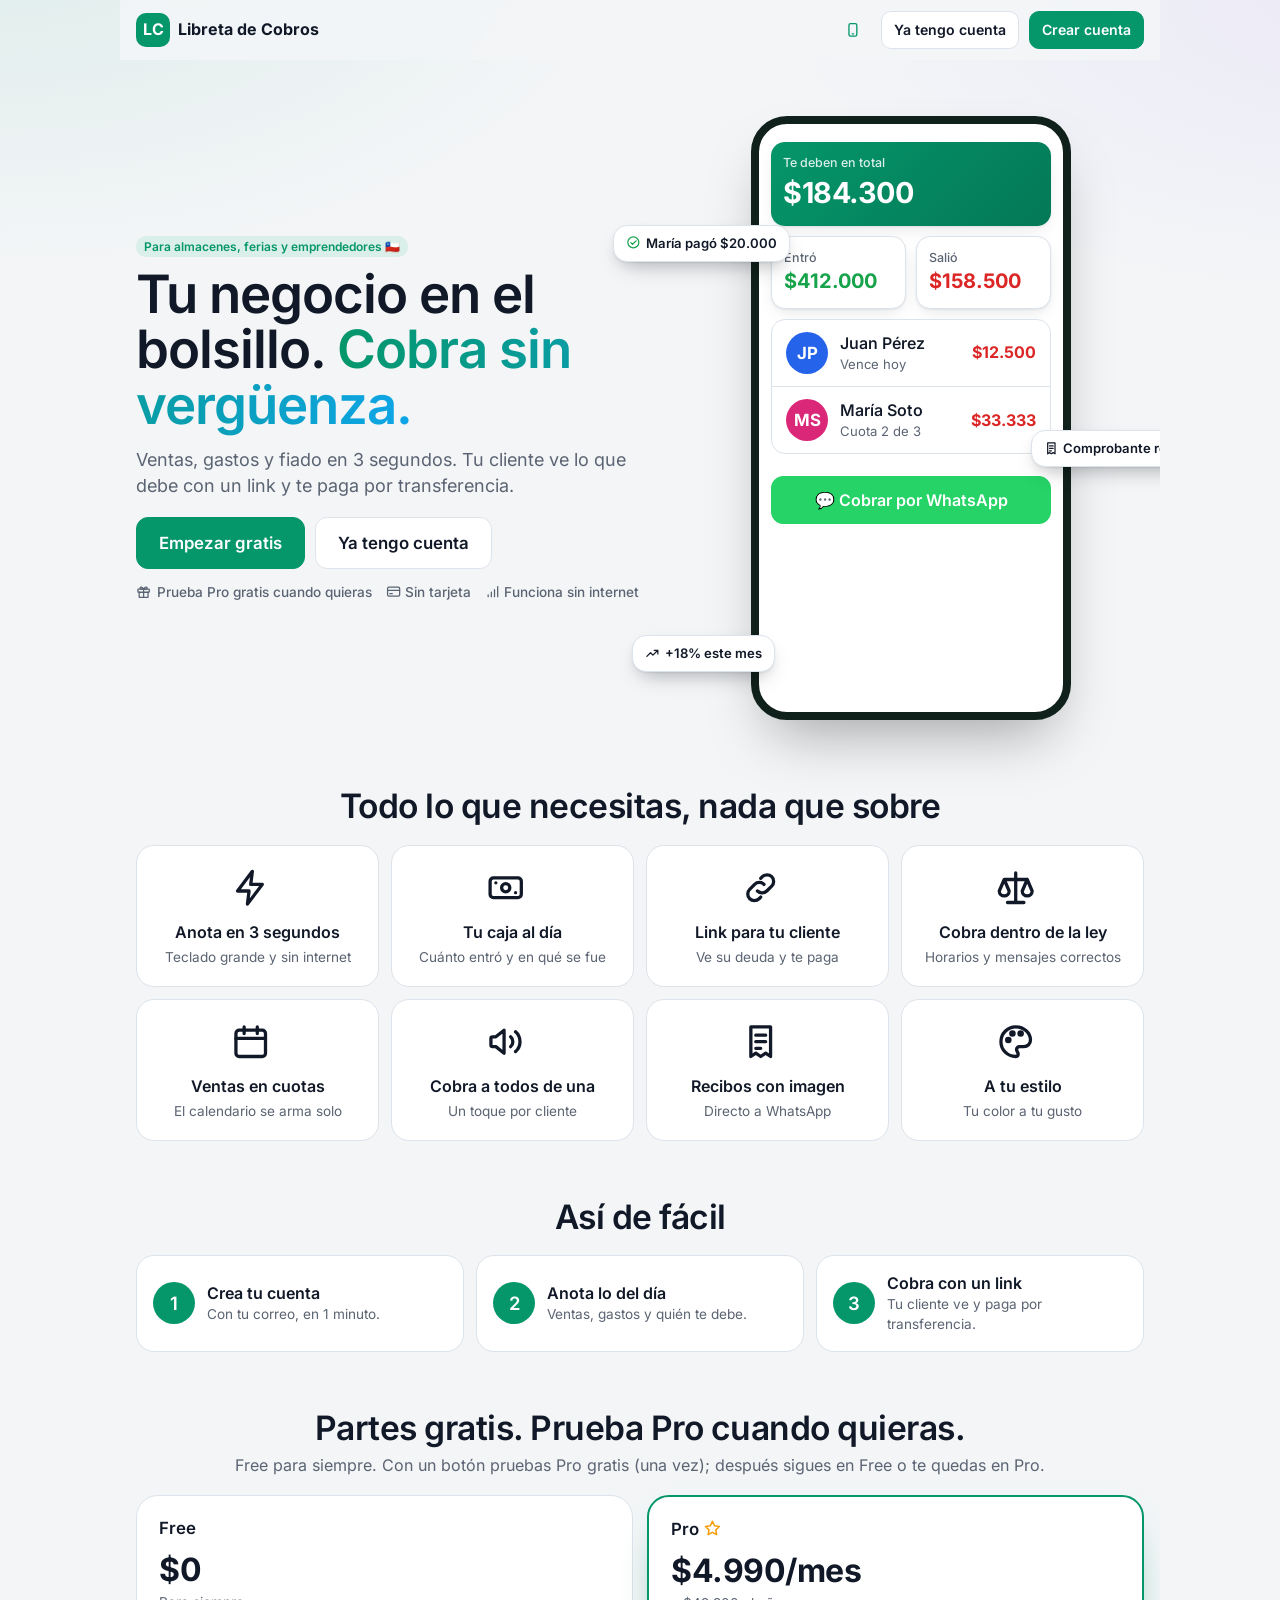
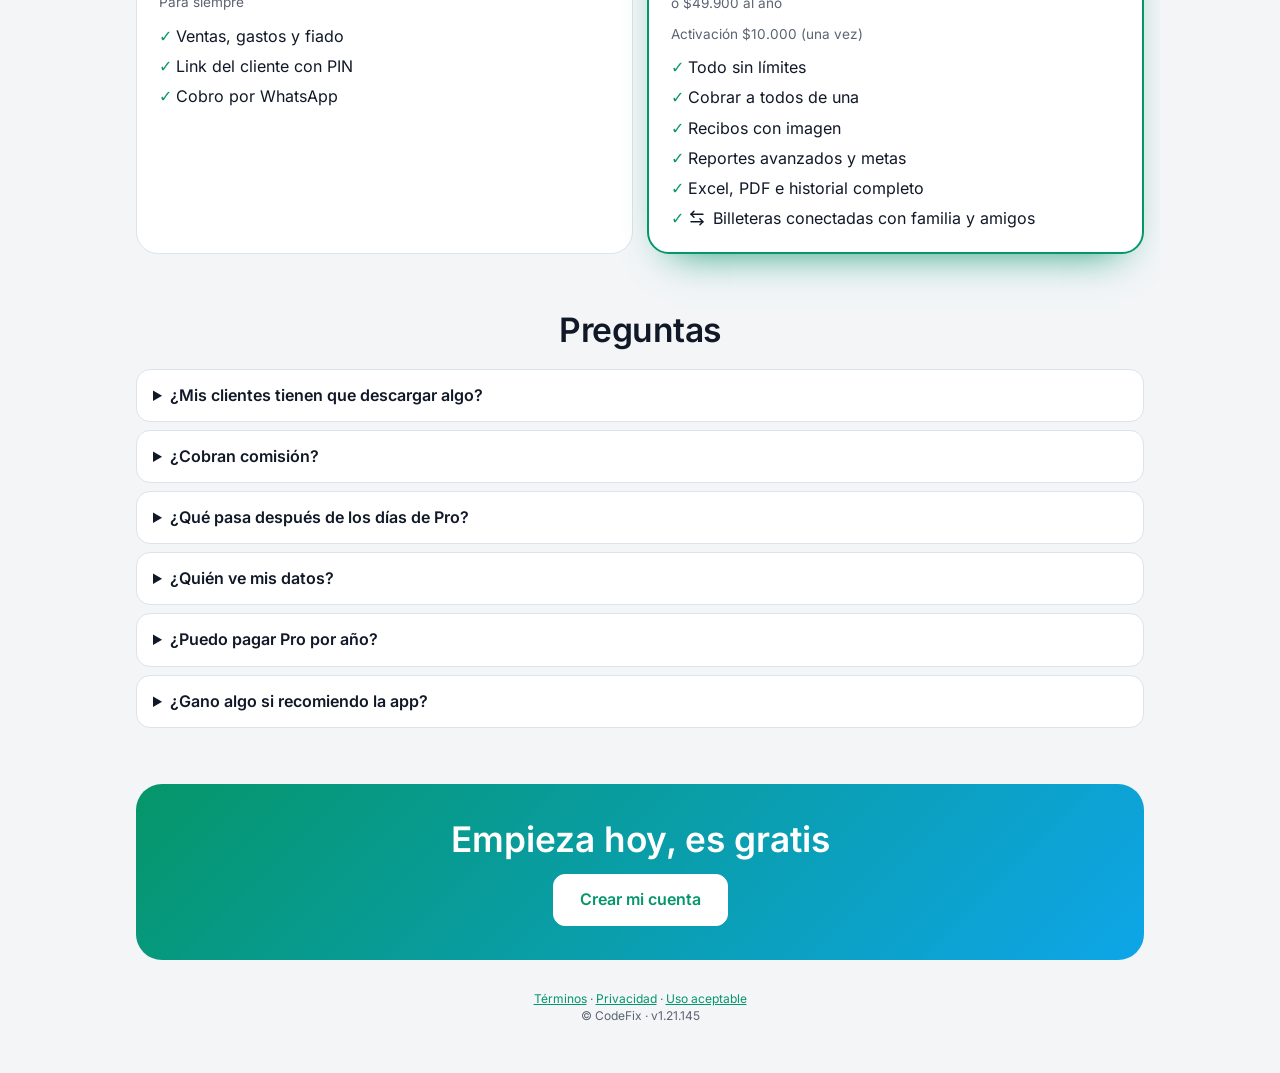
<file: index.html>
<!doctype html>
<html lang="es">
<head>
  <meta charset="utf-8">
  <meta name="viewport" content="width=device-width, initial-scale=1, viewport-fit=cover, interactive-widget=resizes-content">
  <title>Libreta de Cobros · Tu billetera de negocio en el celular</title>
  <meta name="description" content="Ventas, gastos y fiado en tu celular. Tu cliente ve lo que debe con un link y te paga por transferencia. Partes con 30 días de Pro y después eliges Free o Pro.">
  <meta name="theme-color" content="#059669">
  <link rel="manifest" href="manifest.webmanifest">
  <link rel="icon" href="icons/favicon.svg" type="image/svg+xml">
  <link rel="apple-touch-icon" href="icons/icon-192.png">
  <meta property="og:title" content="Libreta de Cobros">
  <meta property="og:description" content="Recupera la plata que te deben. Ventas, gastos y fiado en tu celular.">
  <link rel="stylesheet" href="css/vendor/bootstrap-utilities.min.css">
<link rel="stylesheet" href="css/app.css">
<link rel="stylesheet" href="css/tema.css">
<script src="js/equipos.js"></script>
<script src="js/seguro.js"></script>
<script src="js/carga.js"></script>
<script src="js/humano.js"></script>
</head>
<body>
  <div class="lp" id="portada">
    <header class="lp-top">
      <div class="logo-mini">LC</div><span class="marca">Libreta de Cobros</span>
      <button class="btn chico texto" id="bInstalarTop" type="button" aria-label="Instalar la app">📲</button>
      <span id="topSinSesion" class="fila">
        <button class="btn chico" type="button" data-ir="ingresar">Ya tengo cuenta</button>
        <button class="btn chico primario" type="button" data-ir="crear">Crear cuenta</button>
      </span>
      <span id="topConSesion" class="fila oculto">
        <button class="btn chico" type="button" id="bSalirTop">🚪 Cerrar sesión</button>
        <button class="btn chico primario" type="button" data-ir="app">Abrir</button>
      </span>
    </header>

    <div class="banda info oculto" id="bandaRef" style="margin:8px 16px 0">🎁 Te invitó otro negocio: crea tu cuenta gratis y parte con días de Pro de regalo.</div>
    <section class="lp-hero">
      <div>
        <span class="tag marca">Para almacenes, ferias y emprendedores 🇨🇱</span>
        <h1>Tu negocio en el bolsillo. <em>Cobra sin vergüenza.</em></h1>
        <p class="bajada">Ventas, gastos y fiado en 3 segundos. Tu cliente ve lo que debe con un link y te paga por transferencia.</p>
        <div class="lp-cta">
          <button class="btn primario" type="button" data-ir="crear">Empezar gratis</button>
          <button class="btn" type="button" data-ir="ingresar">Ya tengo cuenta</button>
        </div>
        <div class="lp-sellos"><span>🎁 <span id="txtPrueba">Prueba Pro gratis cuando quieras</span></span><span>💳 Sin tarjeta</span><span>📶 Funciona sin internet</span></div>
      </div>
      <div style="position:relative">
        <div class="lp-tel" aria-hidden="true">
          <div class="kpi hero"><div class="t">Te deben en total</div><div class="grande" id="contador">$0</div></div>
          <div class="grid2"><div class="kpi"><div class="t">Entró</div><div class="v verde">$412.000</div></div><div class="kpi"><div class="t">Salió</div><div class="v rojo">$158.500</div></div></div>
          <div class="lista">
            <div class="item"><div class="avatar" style="background:#2563eb">JP</div><div class="crece"><div class="nom">Juan Pérez</div><div class="sub">Vence hoy</div></div><div class="monto rojo">$12.500</div></div>
            <div class="item"><div class="avatar" style="background:#db2777">MS</div><div class="crece"><div class="nom">María Soto</div><div class="sub">Cuota 2 de 3</div></div><div class="monto rojo">$33.333</div></div>
          </div>
          <div class="btn wsp ancho">💬 Cobrar por WhatsApp</div>
        </div>
        <div class="lp-burbuja b1" aria-hidden="true">✅ María pagó $20.000</div>
        <div class="lp-burbuja b2" aria-hidden="true">🧾 Comprobante recibido</div>
        <div class="lp-burbuja b3" aria-hidden="true">📈 +18% este mes</div>
      </div>
    </section>

    <div class="lp-titulo aparece"><h2>Todo lo que necesitas, nada que sobre</h2></div>
    <div class="lp-grid">
      <div class="lp-card aparece"><span class="ico">⚡</span><strong>Anota en 3 segundos</strong><small class="sutil">Teclado grande y sin internet</small></div>
      <div class="lp-card aparece"><span class="ico">💰</span><strong>Tu caja al día</strong><small class="sutil">Cuánto entró y en qué se fue</small></div>
      <div class="lp-card aparece"><span class="ico">🔗</span><strong>Link para tu cliente</strong><small class="sutil">Ve su deuda y te paga</small></div>
      <div class="lp-card aparece"><span class="ico">⚖️</span><strong>Cobra dentro de la ley</strong><small class="sutil">Horarios y mensajes correctos</small></div>
      <div class="lp-card aparece"><span class="ico">📆</span><strong>Ventas en cuotas</strong><small class="sutil">El calendario se arma solo</small></div>
      <div class="lp-card aparece"><span class="ico">📣</span><strong>Cobra a todos de una</strong><small class="sutil">Un toque por cliente</small></div>
      <div class="lp-card aparece"><span class="ico">🧾</span><strong>Recibos con imagen</strong><small class="sutil">Directo a WhatsApp</small></div>
      <div class="lp-card aparece"><span class="ico">🎨</span><strong>A tu estilo</strong><small class="sutil">Tu color a tu gusto</small></div>
    </div>

    <div class="lp-titulo aparece"><h2>Así de fácil</h2></div>
    <div class="lp-pasos">
      <div class="lp-paso aparece"><b>1</b><div><strong>Crea tu cuenta</strong><div class="sutil">Con tu correo, en 1 minuto.</div></div></div>
      <div class="lp-paso aparece"><b>2</b><div><strong>Anota lo del día</strong><div class="sutil">Ventas, gastos y quién te debe.</div></div></div>
      <div class="lp-paso aparece"><b>3</b><div><strong>Cobra con un link</strong><div class="sutil">Tu cliente ve y paga por transferencia.</div></div></div>
    </div>

    <div class="lp-titulo aparece" id="precios"><h2>Partes gratis. Prueba Pro cuando quieras.</h2><p>Free para siempre. Con un botón pruebas Pro gratis (una vez<span hidden id="diasPrueba"></span>); después sigues en Free o te quedas en Pro.</p></div>
    <div class="lp-planes">
      <div class="lp-plan aparece">
        <h3>Free</h3><div class="precio">$0</div><p class="sutil">Para siempre</p>
        <ul id="listaNormal"><li>Ventas, gastos y fiado</li><li>Link del cliente con PIN</li><li>Cobro por WhatsApp</li></ul>
      </div>
      <div class="lp-plan pro aparece">
        <h3>Pro ⭐</h3><div class="precio" id="precioPremium">$4.990/mes</div><p class="sutil" id="precioAnual">o $49.900 al año</p><p class="sutil" id="precioActivacion">Activación $10.000 (una vez)</p>
        <ul id="listaPro"><li>Todo sin límites</li><li>Cobrar a todos de una</li><li>Recibos con imagen</li><li>Reportes avanzados y metas</li><li>Excel, PDF e historial completo</li><li>🤝 Billeteras conectadas con familia y amigos</li></ul>
      </div>
    </div>

    <div class="lp-titulo aparece"><h2>Preguntas</h2></div>
    <div class="lp-faq">
      <details class="aparece"><summary>¿Mis clientes tienen que descargar algo?</summary><p class="sutil mt">No. Les llega un link por WhatsApp y entran con un PIN.</p></details>
      <details class="aparece"><summary>¿Cobran comisión?</summary><p class="sutil mt">No. Te transfieren directo a tu cuenta.</p></details>
      <details class="aparece"><summary>¿Qué pasa después de los días de Pro?</summary><p class="sutil mt">Sigues gratis en Free. Lo Pro queda en pausa y no se borra nada.</p></details>
      <details class="aparece"><summary>¿Quién ve mis datos?</summary><p class="sutil mt">Solo tú. Cada billetera es personal y privada. Tu cliente ve solo su propia cuenta con su link y PIN. Si conectas tu billetera con otra persona (Pro), ella ve únicamente lo que anotan entre ustedes dos: nunca tus clientes, tu caja ni tus gastos.</p></details>
      <details class="aparece"><summary>¿Puedo pagar Pro por año?</summary><p class="sutil mt">Sí. Eliges mensual o anual al pasar a Pro; el anual sale más barato. Pagas con link o transferencia y subes la foto del comprobante.</p></details>
      <details class="aparece solo-ref"><summary>¿Gano algo si recomiendo la app?</summary><p class="sutil mt">Sí: <strong class="dias-ref">15</strong> días de Pro gratis por cada negocio que se una con tu link y empiece a usar su billetera (Más → Invita y gana).</p></details>
    </div>

    <section class="lp-final aparece">
      <h2>Empieza hoy, es gratis</h2>
      <button class="btn" type="button" data-ir="crear">Crear mi cuenta</button>
    </section>

    <footer class="pie">
      <a href="legal/#terminos">Términos</a> · <a href="legal/#privacidad">Privacidad</a> · <a href="legal/#uso">Uso aceptable</a><br>
      © CodeFix · v<span id="ver"></span>
    </footer>
  </div>

  <main class="app oculto" id="cuenta" style="max-width:480px;padding-top:24px"></main>

  <script src="vendor/supabase.js"></script>
  <script src="js/config.js"></script>
  <script src="js/core.js"></script>
  <script src="js/inicio.js"></script>
<script src="js/iconos.js"></script>
<script src="js/instalar.js"></script>
<script src="js/barra.js"></script>
<script src="js/auto.js"></script>
<script src="js/fotos.js"></script>
<script src="js/voz.js"></script>
<script src="js/respaldo.js"></script>
<script src="js/pagos.js"></script>
<script src="js/verificar.js"></script>
<script src="js/premium.js"></script>
<script src="js/ayuda.js"></script>
<script src="js/datos.js"></script>
<script src="js/vitrina.js"></script>
<script src="js/ui.js"></script>
<script src="js/filtro.js"></script>
</body>
</html>
</file>
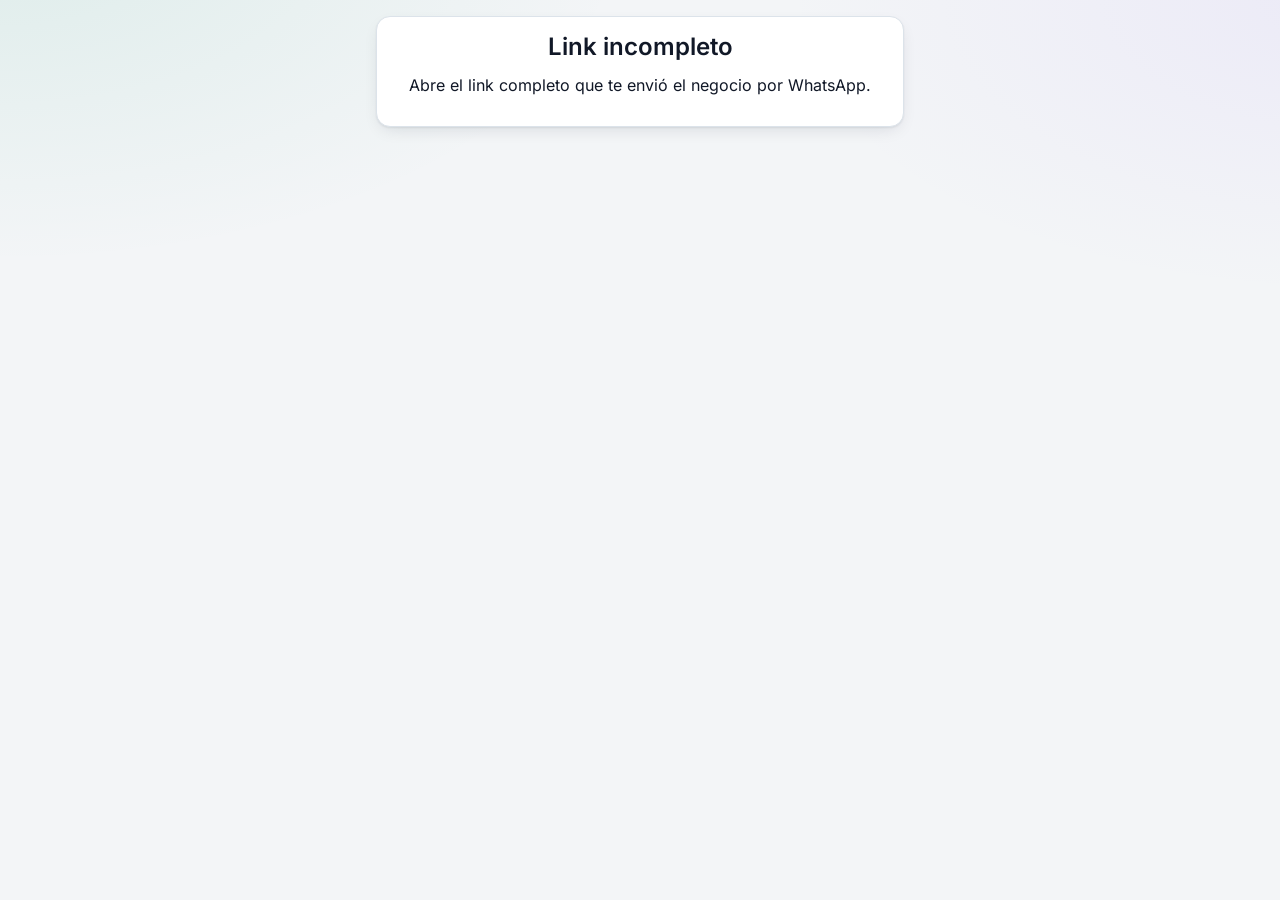
<file: c/index.html>
<!doctype html>
<html lang="es">
<head>
  <meta charset="utf-8">
  <meta name="viewport" content="width=device-width, initial-scale=1, viewport-fit=cover, interactive-widget=resizes-content">
  <title>Mi cuenta</title>
  <meta name="theme-color" content="#059669">
  <meta name="robots" content="noindex, nofollow">
  <meta name="referrer" content="no-referrer">
  <link rel="manifest" href="manifest.webmanifest">
  <link rel="icon" href="../icons/favicon.svg" type="image/svg+xml">
  <link rel="apple-touch-icon" href="../icons/icon-192.png">
  <link rel="stylesheet" href="../css/vendor/bootstrap-utilities.min.css">
<link rel="stylesheet" href="../css/app.css">
<link rel="stylesheet" href="../css/tema.css">
<script src="../js/equipos.js"></script>
<script src="../js/seguro.js"></script>
<script src="../js/carga.js"></script>
<script src="../js/humano.js"></script>
</head>
<body>
  <main class="app" id="portal" style="max-width:560px;padding-top:16px">
    <div class="vacio"><div class="spinner" style="margin:40px auto"></div></div>
  </main>
  <script src="../vendor/supabase.js"></script>
  <script src="../js/config.js"></script>
  <script src="../js/core.js"></script>
  <script src="../js/portal.js"></script>
<script src="../js/iconos.js"></script>
<script src="../js/instalar.js"></script>
<script src="../js/barra.js"></script>
<script src="../js/auto.js"></script>
<script src="../js/fotos.js"></script>
<script src="../js/voz.js"></script>
<script src="../js/respaldo.js"></script>
<script src="../js/pagos.js"></script>
<script src="../js/verificar.js"></script>
<script src="../js/premium.js"></script>
<script src="../js/ayuda.js"></script>
<script src="../js/datos.js"></script>
<script src="../js/vitrina.js"></script>
<script src="../js/ui.js"></script>
<script src="../js/filtro.js"></script>
</body>
</html>
</file>
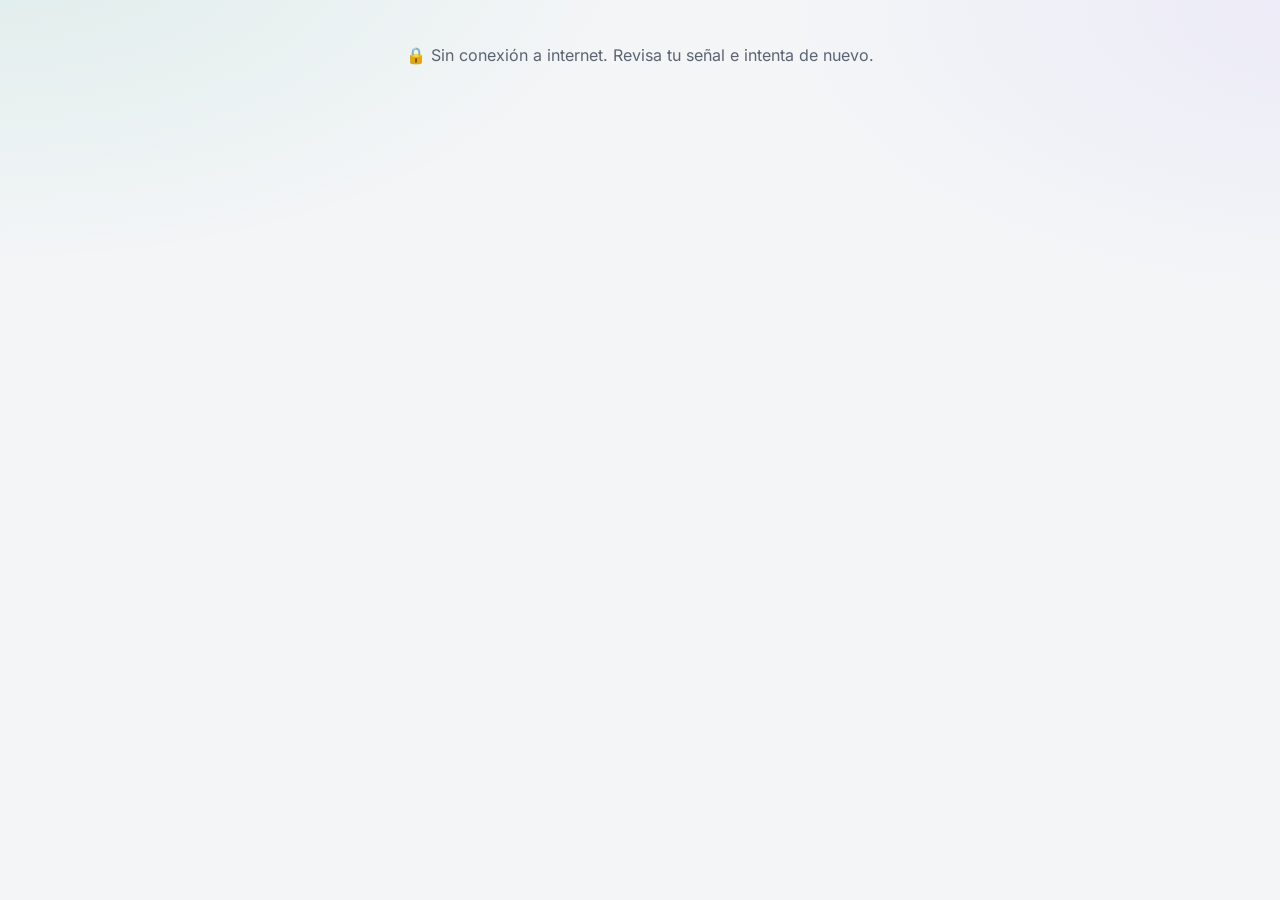
<file: contador/index.html>
<!doctype html>
<html lang="es">
<head>
  <meta charset="utf-8">
  <meta name="viewport" content="width=device-width, initial-scale=1, viewport-fit=cover, interactive-widget=resizes-content">
  <title>Caja del mes</title>
  <meta name="theme-color" content="#059669">
  <meta name="robots" content="noindex, nofollow">
  <meta name="referrer" content="no-referrer">
  <link rel="icon" href="../icons/favicon.svg" type="image/svg+xml">
  <link rel="stylesheet" href="../css/app.css">
  <link rel="stylesheet" href="../css/tema.css">
</head>
<body>
  <main class="app" id="contador" style="max-width:640px;padding-top:16px">
    <div class="vacio"><div class="spinner" style="margin:40px auto"></div></div>
  </main>
  <script src="../vendor/supabase.js"></script>
  <script src="../js/config.js"></script>
  <script src="../js/core.js"></script>
  <script src="../js/contador.js"></script>
</body>
</html>
</file>
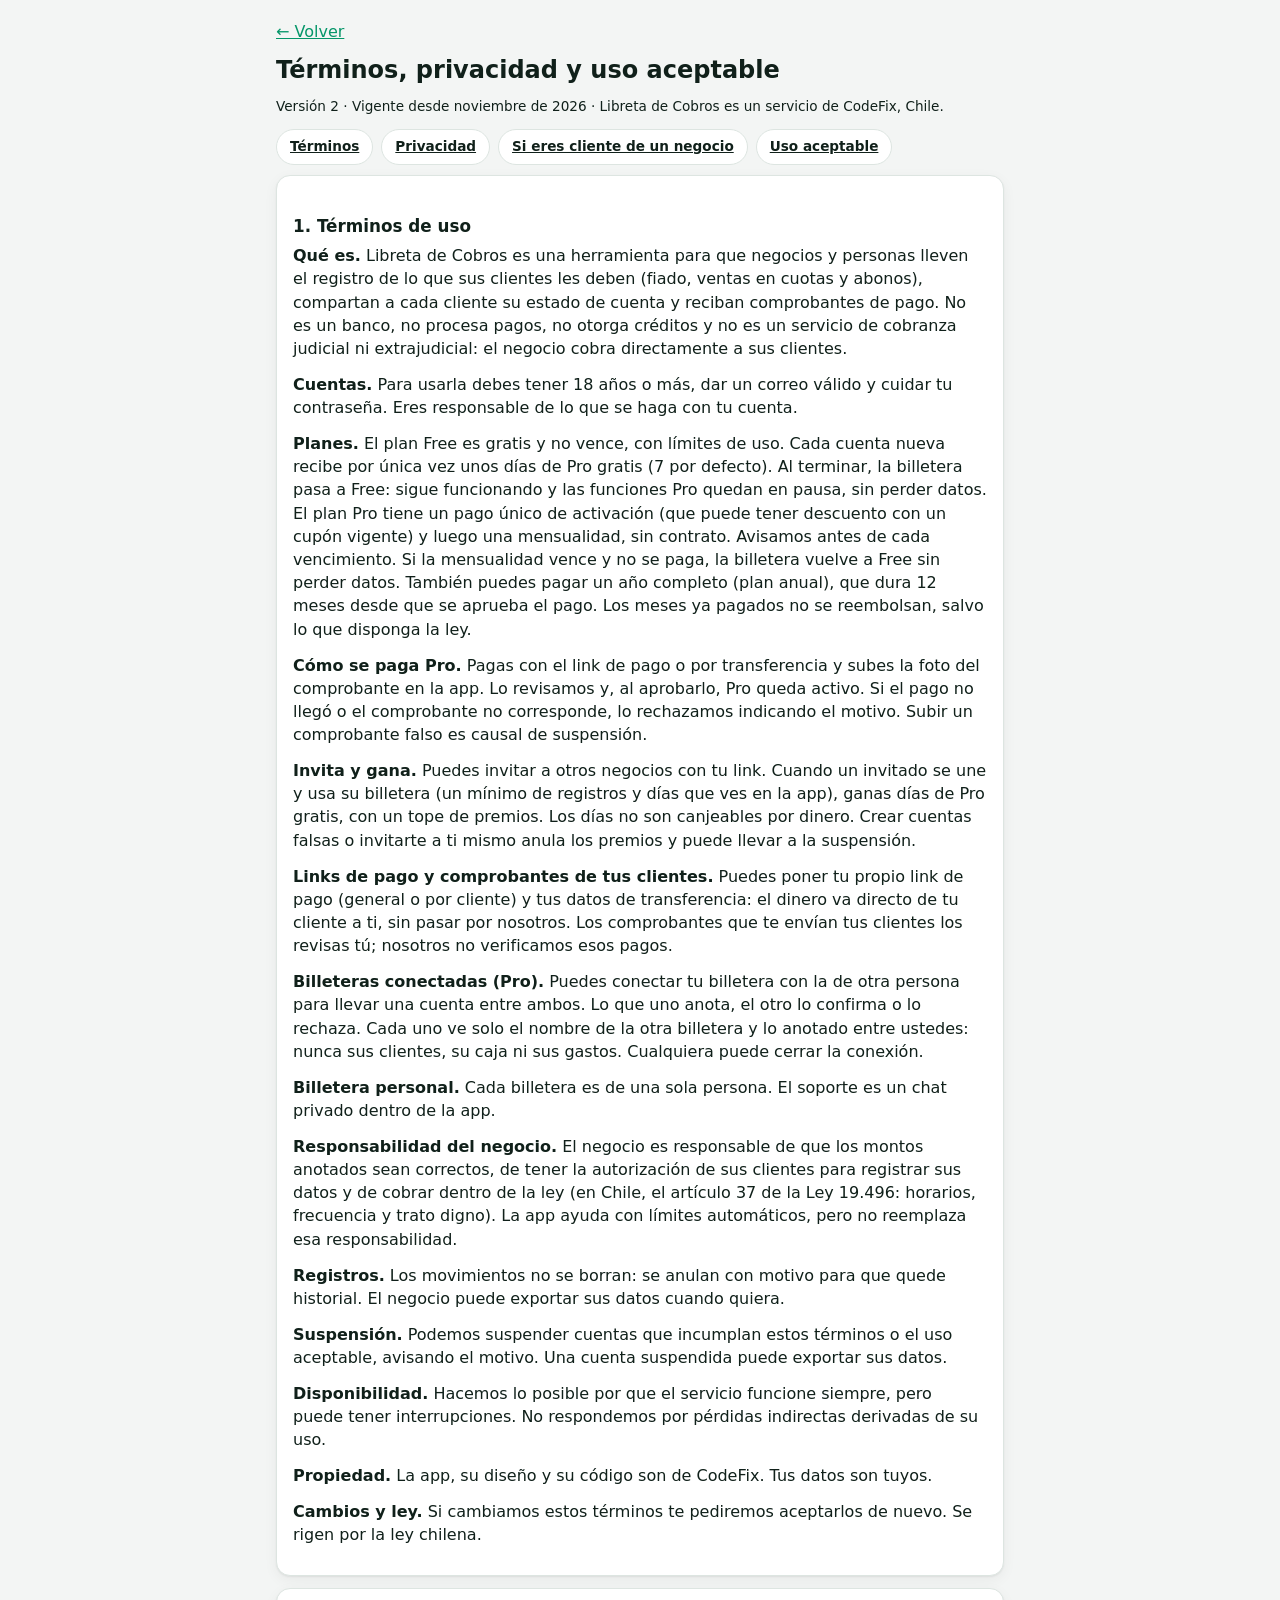
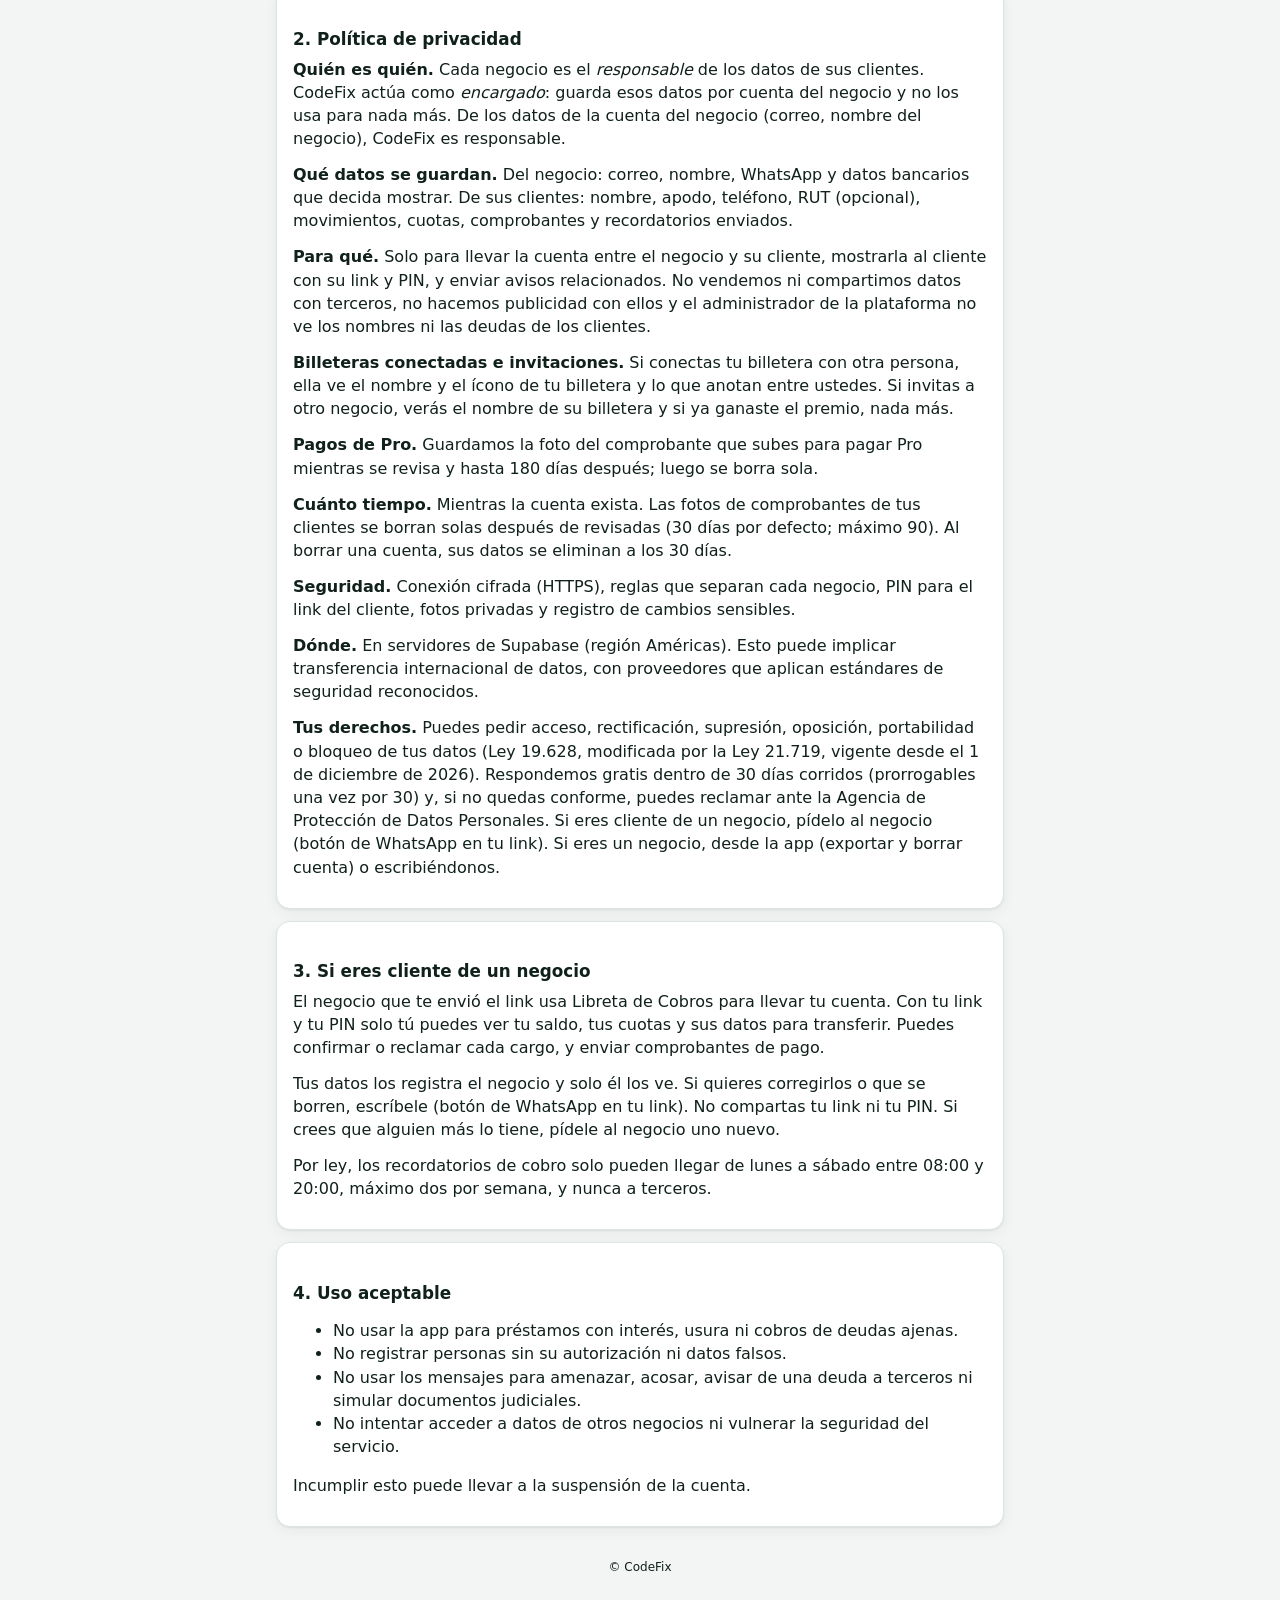
<file: legal/index.html>
<!doctype html>
<html lang="es">
<head>
  <meta charset="utf-8">
  <meta name="viewport" content="width=device-width, initial-scale=1, interactive-widget=resizes-content">
  <title>Términos y privacidad · Libreta de Cobros</title>
  <meta name="theme-color" content="#059669">
  <link rel="icon" href="../icons/favicon.svg" type="image/svg+xml">
  <link rel="stylesheet" href="../css/app.css">
  <style>.legal h2 { margin-top: 1.4em; } .legal p, .legal li { color: var(--texto); } .legal section { scroll-margin-top: 16px; }</style>
</head>
<body>
  <main class="app legal" style="max-width:760px;padding-top:20px">
    <p><a href="../">← Volver</a></p>
    <h1>Términos, privacidad y uso aceptable</h1>
    <p class="sutil">Versión 2 · Vigente desde noviembre de 2026 · Libreta de Cobros es un servicio de CodeFix, Chile.</p>
    <nav class="chips"><a class="chip" href="#terminos">Términos</a><a class="chip" href="#privacidad">Privacidad</a><a class="chip" href="#cliente">Si eres cliente de un negocio</a><a class="chip" href="#uso">Uso aceptable</a></nav>

    <section id="terminos" class="tarjeta">
      <h2>1. Términos de uso</h2>
      <p><strong>Qué es.</strong> Libreta de Cobros es una herramienta para que negocios y personas lleven el registro de lo que sus clientes les deben
        (fiado, ventas en cuotas y abonos), compartan a cada cliente su estado de cuenta y reciban comprobantes de pago. No es un banco, no procesa pagos,
        no otorga créditos y no es un servicio de cobranza judicial ni extrajudicial: el negocio cobra directamente a sus clientes.</p>
      <p><strong>Cuentas.</strong> Para usarla debes tener 18 años o más, dar un correo válido y cuidar tu contraseña. Eres responsable de lo que se haga con tu cuenta.</p>
      <p><strong>Planes.</strong> El plan Free es gratis y no vence, con límites de uso. Cada cuenta nueva recibe por única vez unos días de Pro gratis (7 por defecto).
        Al terminar, la billetera pasa a Free: sigue funcionando y las funciones Pro quedan en pausa, sin perder datos. El plan Pro tiene un pago único de activación
        (que puede tener descuento con un cupón vigente) y luego una mensualidad, sin contrato. Avisamos antes de cada vencimiento. Si la mensualidad vence y no se paga,
        la billetera vuelve a Free sin perder datos. También puedes pagar un año completo (plan anual), que dura 12 meses desde que se aprueba el pago.
        Los meses ya pagados no se reembolsan, salvo lo que disponga la ley.</p>
      <p><strong>Cómo se paga Pro.</strong> Pagas con el link de pago o por transferencia y subes la foto del comprobante en la app. Lo revisamos y, al aprobarlo, Pro queda activo.
        Si el pago no llegó o el comprobante no corresponde, lo rechazamos indicando el motivo. Subir un comprobante falso es causal de suspensión.</p>
      <p><strong>Invita y gana.</strong> Puedes invitar a otros negocios con tu link. Cuando un invitado se une y usa su billetera (un mínimo de registros y días que ves en la app),
        ganas días de Pro gratis, con un tope de premios. Los días no son canjeables por dinero. Crear cuentas falsas o invitarte a ti mismo anula los premios y puede llevar a la suspensión.</p>
      <p><strong>Links de pago y comprobantes de tus clientes.</strong> Puedes poner tu propio link de pago (general o por cliente) y tus datos de transferencia: el dinero va directo de tu cliente a ti,
        sin pasar por nosotros. Los comprobantes que te envían tus clientes los revisas tú; nosotros no verificamos esos pagos.</p>
      <p><strong>Billeteras conectadas (Pro).</strong> Puedes conectar tu billetera con la de otra persona para llevar una cuenta entre ambos. Lo que uno anota, el otro lo confirma o lo rechaza.
        Cada uno ve solo el nombre de la otra billetera y lo anotado entre ustedes: nunca sus clientes, su caja ni sus gastos. Cualquiera puede cerrar la conexión.</p>
      <p><strong>Billetera personal.</strong> Cada billetera es de una sola persona. El soporte es un chat privado dentro de la app.</p>
      <p><strong>Responsabilidad del negocio.</strong> El negocio es responsable de que los montos anotados sean correctos, de tener la autorización de sus clientes para registrar sus datos
        y de cobrar dentro de la ley (en Chile, el artículo 37 de la Ley 19.496: horarios, frecuencia y trato digno). La app ayuda con límites automáticos, pero no reemplaza esa responsabilidad.</p>
      <p><strong>Registros.</strong> Los movimientos no se borran: se anulan con motivo para que quede historial. El negocio puede exportar sus datos cuando quiera.</p>
      <p><strong>Suspensión.</strong> Podemos suspender cuentas que incumplan estos términos o el uso aceptable, avisando el motivo. Una cuenta suspendida puede exportar sus datos.</p>
      <p><strong>Disponibilidad.</strong> Hacemos lo posible por que el servicio funcione siempre, pero puede tener interrupciones. No respondemos por pérdidas indirectas derivadas de su uso.</p>
      <p><strong>Propiedad.</strong> La app, su diseño y su código son de CodeFix. Tus datos son tuyos.</p>
      <p><strong>Cambios y ley.</strong> Si cambiamos estos términos te pediremos aceptarlos de nuevo. Se rigen por la ley chilena.</p>
    </section>

    <section id="privacidad" class="tarjeta">
      <h2>2. Política de privacidad</h2>
      <p><strong>Quién es quién.</strong> Cada negocio es el <em>responsable</em> de los datos de sus clientes. CodeFix actúa como <em>encargado</em>:
        guarda esos datos por cuenta del negocio y no los usa para nada más. De los datos de la cuenta del negocio (correo, nombre del negocio), CodeFix es responsable.</p>
      <p><strong>Qué datos se guardan.</strong> Del negocio: correo, nombre, WhatsApp y datos bancarios que decida mostrar. De sus clientes: nombre, apodo, teléfono, RUT (opcional),
        movimientos, cuotas, comprobantes y recordatorios enviados.</p>
      <p><strong>Para qué.</strong> Solo para llevar la cuenta entre el negocio y su cliente, mostrarla al cliente con su link y PIN, y enviar avisos relacionados.
        No vendemos ni compartimos datos con terceros, no hacemos publicidad con ellos y el administrador de la plataforma no ve los nombres ni las deudas de los clientes.</p>
      <p><strong>Billeteras conectadas e invitaciones.</strong> Si conectas tu billetera con otra persona, ella ve el nombre y el ícono de tu billetera y lo que anotan entre ustedes.
        Si invitas a otro negocio, verás el nombre de su billetera y si ya ganaste el premio, nada más.</p>
      <p><strong>Pagos de Pro.</strong> Guardamos la foto del comprobante que subes para pagar Pro mientras se revisa y hasta 180 días después; luego se borra sola.</p>
      <p><strong>Cuánto tiempo.</strong> Mientras la cuenta exista. Las fotos de comprobantes de tus clientes se borran solas después de revisadas (30 días por defecto; máximo 90). Al borrar una cuenta, sus datos se eliminan a los 30 días.</p>
      <p><strong>Seguridad.</strong> Conexión cifrada (HTTPS), reglas que separan cada negocio, PIN para el link del cliente, fotos privadas y registro de cambios sensibles.</p>
      <p><strong>Dónde.</strong> En servidores de Supabase (región Américas). Esto puede implicar transferencia internacional de datos, con proveedores que aplican estándares de seguridad reconocidos.</p>
      <p><strong>Tus derechos.</strong> Puedes pedir acceso, rectificación, supresión, oposición, portabilidad o bloqueo de tus datos (Ley 19.628, modificada por la Ley 21.719, vigente desde el 1 de diciembre de 2026). Respondemos gratis dentro de 30 días corridos (prorrogables una vez por 30) y, si no quedas conforme, puedes reclamar ante la Agencia de Protección de Datos Personales. Si eres cliente de un negocio, pídelo al negocio
        (botón de WhatsApp en tu link). Si eres un negocio, desde la app (exportar y borrar cuenta) o escribiéndonos.</p>
    </section>

    <section id="cliente" class="tarjeta">
      <h2>3. Si eres cliente de un negocio</h2>
      <p>El negocio que te envió el link usa Libreta de Cobros para llevar tu cuenta. Con tu link y tu PIN solo tú puedes ver tu saldo, tus cuotas y sus datos para transferir.
        Puedes confirmar o reclamar cada cargo, y enviar comprobantes de pago.</p>
      <p>Tus datos los registra el negocio y solo él los ve. Si quieres corregirlos o que se borren, escríbele (botón de WhatsApp en tu link).
        No compartas tu link ni tu PIN. Si crees que alguien más lo tiene, pídele al negocio uno nuevo.</p>
      <p>Por ley, los recordatorios de cobro solo pueden llegar de lunes a sábado entre 08:00 y 20:00, máximo dos por semana, y nunca a terceros.</p>
    </section>

    <section id="uso" class="tarjeta">
      <h2>4. Uso aceptable</h2>
      <ul>
        <li>No usar la app para préstamos con interés, usura ni cobros de deudas ajenas.</li>
        <li>No registrar personas sin su autorización ni datos falsos.</li>
        <li>No usar los mensajes para amenazar, acosar, avisar de una deuda a terceros ni simular documentos judiciales.</li>
        <li>No intentar acceder a datos de otros negocios ni vulnerar la seguridad del servicio.</li>
      </ul>
      <p>Incumplir esto puede llevar a la suspensión de la cuenta.</p>
    </section>
    <p class="pie">© CodeFix</p>
  </main>
<script src="../js/iconos.js"></script>
</body>
</html>
</file>
<file: css/app.css>
/* Libreta de Cobros · estilos (celular primero, modo claro/oscuro) */
:root {
  --marca: #059669; --marca-2: #047857; --marca-suave: #d1fae5;
  --deuda: #dc2626; --deuda-suave: #fee2e2; --ok: #16a34a; --ok-suave: #dcfce7;
  --aviso: #ea580c; --aviso-suave: #ffedd5; --info: #2563eb;
  --fondo: #f3f5f4; --tarjeta: #ffffff; --texto: #10201a; --texto-2: #52645c; --borde: #dde5e1; --sombra: 0 1px 2px rgba(0,0,0,.06), 0 4px 14px rgba(0,0,0,.05);
  --radio: 14px; --tam: 16px;
  color-scheme: light;
}
@media (prefers-color-scheme: dark) {
  :root:not([data-theme="light"]) {
    --fondo: #0d1512; --tarjeta: #15201c; --texto: #e7f0ec; --texto-2: #9db0a8; --borde: #26352f;
    --marca-suave: #0b3b2c; --deuda-suave: #3b1414; --ok-suave: #10331f; --aviso-suave: #3a2410; --sombra: none;
    color-scheme: dark;
  }
}
:root[data-theme="dark"] {
  --fondo: #0d1512; --tarjeta: #15201c; --texto: #e7f0ec; --texto-2: #9db0a8; --borde: #26352f;
  --marca-suave: #0b3b2c; --deuda-suave: #3b1414; --ok-suave: #10331f; --aviso-suave: #3a2410; --sombra: none;
  color-scheme: dark;
}
html.grande { --tam: 19px; }
* { box-sizing: border-box; }
html, body { margin: 0; padding: 0; }
body {
  background: var(--fondo); color: var(--texto); font: 400 var(--tam)/1.45 system-ui, -apple-system, "Segoe UI", Roboto, sans-serif;
  -webkit-tap-highlight-color: transparent; min-height: 100vh; overflow-x: hidden;
}
a { color: var(--marca); }
h1, h2, h3 { line-height: 1.2; margin: 0 0 .5em; }
h1 { font-size: 1.5em; } h2 { font-size: 1.2em; } h3 { font-size: 1.05em; }
p { margin: 0 0 .8em; }
small, .sutil { color: var(--texto-2); font-size: .85em; }
.oculto { display: none !important; }
.centro { text-align: center; }
.fila { display: flex; gap: 10px; align-items: center; }
.fila.envolver { flex-wrap: wrap; }
.fila > .crece { flex: 1; min-width: 0; }
.entre { justify-content: space-between; }
.col { display: flex; flex-direction: column; gap: 10px; }
.grid2 { display: grid; grid-template-columns: 1fr 1fr; gap: 10px; }
.grid3 { display: grid; grid-template-columns: repeat(3, 1fr); gap: 8px; }
.mt { margin-top: 14px; } .mb { margin-bottom: 14px; }
.cortar { white-space: nowrap; overflow: hidden; text-overflow: ellipsis; }

/* Estructura */
.app { max-width: 1100px; margin: 0 auto; padding: 0 16px 96px; }
.barra-sup {
  position: sticky; top: 0; z-index: 20; background: var(--fondo); padding: 12px 16px 8px; margin: 0 -16px 8px;
  display: flex; align-items: center; gap: 10px; border-bottom: 1px solid transparent;
}
.barra-sup h1 { font-size: 1.15em; margin: 0; flex: 1; min-width: 0; white-space: nowrap; overflow: hidden; text-overflow: ellipsis; }
.logo-mini { width: 34px; height: 34px; border-radius: 10px; background: var(--marca); color: #fff; display: grid; place-items: center; font-weight: 800; flex: none; overflow: hidden; }
.logo-mini img { width: 100%; height: 100%; object-fit: cover; }
.nav {
  position: fixed; bottom: 0; left: 0; right: 0; z-index: 30; background: var(--tarjeta); border-top: 1px solid var(--borde);
  display: grid; grid-template-columns: repeat(var(--nav-n, 5), 1fr); padding: 6px 2px calc(6px + env(safe-area-inset-bottom));
}
.nav a { display: flex; flex-direction: column; align-items: center; gap: 2px; padding: 6px 0; color: var(--texto-2); text-decoration: none; font-size: .72em; font-weight: 600; position: relative; white-space: nowrap; }
.nav a .ico { font-size: 1.45em; line-height: 1; }
.nav a.activo { color: var(--marca); }
.nav a.mas-grande .ico { background: var(--marca); color: #fff; width: 46px; height: 46px; border-radius: 50%; display: grid; place-items: center; margin-top: -18px; box-shadow: 0 4px 12px rgba(0,0,0,.22); font-size: 1.6em; }
.punto { position: absolute; top: 2px; right: 26%; min-width: 18px; height: 18px; border-radius: 9px; background: var(--deuda); color: #fff; font-size: 11px; display: grid; place-items: center; padding: 0 4px; }
@media (min-width: 900px) {
  .app.con-nav { padding-left: 230px; }
  .nav { top: 0; right: auto; width: 210px; grid-template-columns: 1fr; align-content: start; border-top: 0; border-right: 1px solid var(--borde); padding: 80px 10px 10px; gap: 4px; }
  .nav a { flex-direction: row; gap: 10px; padding: 12px 14px; border-radius: 12px; font-size: .95em; }
  .nav a.activo { background: var(--marca-suave); }
  .nav a.mas-grande .ico { margin: 0; width: 30px; height: 30px; font-size: 1.1em; box-shadow: none; }
  .punto { right: 10px; top: 12px; }
  .dos-col { display: grid; grid-template-columns: 1fr 1fr; gap: 16px; align-items: start; }
}

/* Tarjetas */
.tarjeta { background: var(--tarjeta); border: 1px solid var(--borde); border-radius: var(--radio); padding: 16px; box-shadow: var(--sombra); margin-bottom: 12px; }
.tarjeta.plana { box-shadow: none; }
.tarjeta h2 { font-size: 1.05em; }
.kpi { background: var(--tarjeta); border: 1px solid var(--borde); border-radius: var(--radio); padding: 12px; }
.kpi .v { font-size: 1.25em; font-weight: 800; }
.kpi .t { font-size: .78em; color: var(--texto-2); font-weight: 600; }
.hero { background: linear-gradient(135deg, var(--marca), var(--marca-2)); color: #fff; border: 0; }
.hero .t { color: rgba(255,255,255,.85); }
.hero .grande { font-size: 2.1em; font-weight: 800; letter-spacing: -.5px; }
.saldo-gigante { font-size: 2.3em; font-weight: 800; letter-spacing: -.5px; line-height: 1.1; }
.rojo { color: var(--deuda); } .verde { color: var(--ok); } .naranjo { color: var(--aviso); } .gris { color: var(--texto-2); }

/* Listas */
.lista { background: var(--tarjeta); border: 1px solid var(--borde); border-radius: var(--radio); overflow: hidden; margin-bottom: 12px; }
.item { display: flex; align-items: center; gap: 12px; padding: 12px 14px; border-bottom: 1px solid var(--borde); color: inherit; text-decoration: none; cursor: pointer; background: none; width: 100%; text-align: left; font: inherit; border-left: 0; border-right: 0; border-top: 0; }
.item:last-child { border-bottom: 0; }
.item:active { background: var(--fondo); }
.avatar { width: 42px; height: 42px; border-radius: 50%; display: grid; place-items: center; font-weight: 800; color: #fff; flex: none; font-size: 1.05em; }
.item .crece { flex: 1; min-width: 0; }
.item .nom { font-weight: 650; white-space: nowrap; overflow: hidden; text-overflow: ellipsis; }
.item .sub { font-size: .82em; color: var(--texto-2); white-space: nowrap; overflow: hidden; text-overflow: ellipsis; }
.item .monto { font-weight: 800; text-align: right; white-space: nowrap; }
.vacio { text-align: center; padding: 28px 16px; color: var(--texto-2); }
.vacio .ico { font-size: 2.2em; display: block; margin-bottom: 6px; }

/* Chips y etiquetas */
.chips { display: flex; gap: 8px; overflow-x: auto; padding: 2px 0 10px; scrollbar-width: none; }
.chips::-webkit-scrollbar { display: none; }
.chip { border: 1px solid var(--borde); background: var(--tarjeta); color: var(--texto); border-radius: 20px; padding: 7px 13px; font: inherit; font-size: .85em; font-weight: 600; white-space: nowrap; cursor: pointer; }
.chip.activo { background: var(--marca); border-color: var(--marca); color: #fff; }
.tag { display: inline-block; font-size: .72em; font-weight: 700; padding: 2px 8px; border-radius: 10px; background: var(--fondo); color: var(--texto-2); vertical-align: middle; }
.tag.rojo { background: var(--deuda-suave); color: var(--deuda); } .tag.verde { background: var(--ok-suave); color: var(--ok); }
.tag.naranjo { background: var(--aviso-suave); color: var(--aviso); } .tag.marca { background: var(--marca-suave); color: var(--marca); }
.tag.premium { background: linear-gradient(90deg, #f59e0b, #d97706); color: #fff; }

/* Botones */
.btn {
  display: inline-flex; align-items: center; justify-content: center; gap: 8px; min-height: 48px; padding: 0 18px; border-radius: 12px;
  border: 1px solid var(--borde); background: var(--tarjeta); color: var(--texto); font: inherit; font-weight: 700; cursor: pointer; text-decoration: none; text-align: center;
}
.btn:disabled { opacity: .5; cursor: not-allowed; }
.btn.primario { background: var(--marca); border-color: var(--marca); color: #fff; }
.btn.rojo { background: var(--deuda); border-color: var(--deuda); color: #fff; }
.btn.verde { background: var(--ok); border-color: var(--ok); color: #fff; }
.btn.wsp { background: #25d366; border-color: #25d366; color: #fff; }
.btn.peligro { color: var(--deuda); border-color: var(--deuda); background: transparent; }
.btn.texto { border: 0; background: none; color: var(--marca); min-height: 40px; padding: 0 8px; }
.btn.chico { min-height: 38px; padding: 0 12px; font-size: .88em; border-radius: 10px; }
.btn.ancho { width: 100%; }
.btn-icono { width: 42px; height: 42px; border-radius: 12px; border: 1px solid var(--borde); background: var(--tarjeta); color: var(--texto); font-size: 1.15em; cursor: pointer; display: grid; place-items: center; flex: none; }
.acciones { display: grid; grid-template-columns: repeat(4, 1fr); gap: 8px; }
.acciones .btn { flex-direction: column; gap: 2px; min-height: 66px; font-size: .82em; padding: 6px; }
.acciones .btn .ico { font-size: 1.35em; }
.fab { position: fixed; right: 18px; bottom: calc(84px + env(safe-area-inset-bottom)); z-index: 25; width: 58px; height: 58px; border-radius: 50%; background: var(--marca); color: #fff; border: 0; font-size: 1.8em; box-shadow: 0 6px 16px rgba(0,0,0,.25); cursor: pointer; }
@media (min-width: 900px) { .fab { bottom: 28px; } }
.fab.con-texto { width: auto; height: 48px; padding: 0 18px; border-radius: 99px; font-size: 1em; font-weight: 800; } /* no se confunde con el + de la barra */

/* Formularios */
label { display: block; font-weight: 650; font-size: .9em; margin: 0 0 5px; }
.campo { margin-bottom: 14px; }
.campo .ayuda { font-size: .8em; color: var(--texto-2); margin-top: 4px; }
.campo .error { font-size: .82em; color: var(--deuda); margin-top: 4px; font-weight: 600; }
input, select, textarea {
  width: 100%; min-height: 48px; padding: 10px 13px; border-radius: 12px; border: 1px solid var(--borde); background: var(--tarjeta); color: var(--texto);
  font: inherit; font-size: max(16px, 1em);
}
textarea { min-height: 90px; resize: vertical; }
input:focus, select:focus, textarea:focus { outline: 2px solid var(--marca); outline-offset: 0; border-color: var(--marca); }
input.mal { border-color: var(--deuda); }
.check { display: flex; gap: 10px; align-items: flex-start; font-weight: 500; font-size: .92em; margin-bottom: 12px; cursor: pointer; }
.check input { width: 22px; min-height: 22px; height: 22px; flex: none; margin-top: 1px; accent-color: var(--marca); }
.segmento { display: grid; grid-auto-flow: column; grid-auto-columns: 1fr; background: var(--fondo); border: 1px solid var(--borde); border-radius: 12px; padding: 4px; gap: 4px; }
.segmento button { min-height: 44px; border: 0; border-radius: 9px; background: none; font: inherit; font-weight: 700; color: var(--texto-2); cursor: pointer; }
.segmento button.activo.fiado { background: var(--deuda); color: #fff; }
.segmento button.activo.abono { background: var(--ok); color: #fff; }
.segmento button.activo { background: var(--marca); color: #fff; }

/* Teclado de montos */
.pantalla-monto { text-align: center; font-size: 2.6em; font-weight: 800; padding: 8px 0 2px; letter-spacing: -1px; min-height: 1.4em; }
.pantalla-monto.fiado { color: var(--deuda); } .pantalla-monto.abono { color: var(--ok); }
.teclado { display: grid; grid-template-columns: repeat(3, 1fr); gap: 8px; }
.teclado button { min-height: 58px; border-radius: 14px; border: 1px solid var(--borde); background: var(--tarjeta); color: var(--texto); font: inherit; font-size: 1.45em; font-weight: 700; cursor: pointer; }
.teclado button:active { background: var(--marca-suave); }
.rapidos { display: flex; gap: 8px; overflow-x: auto; padding: 8px 0; scrollbar-width: none; }
.rapidos button { flex: none; }

/* Movimientos (estilo chat) */
.chat { display: flex; flex-direction: column; gap: 8px; }
.burbuja { max-width: 82%; padding: 10px 12px; border-radius: 14px; background: var(--tarjeta); border: 1px solid var(--borde); position: relative; }
.burbuja.cargo { align-self: flex-end; border-color: #fecaca; background: var(--deuda-suave); }
.burbuja.abono { align-self: flex-start; border-color: #bbf7d0; background: var(--ok-suave); }
.burbuja.ajuste { align-self: center; }
.burbuja.anulado { opacity: .55; }
.burbuja.anulado .m { text-decoration: line-through; }
.burbuja .m { font-weight: 800; font-size: 1.1em; }
.burbuja .d { font-size: .9em; }
.burbuja .meta { font-size: .72em; color: var(--texto-2); margin-top: 3px; }
.dia { text-align: center; font-size: .75em; color: var(--texto-2); font-weight: 700; margin: 6px 0 0; }

/* Barra de progreso */
.barra { height: 8px; background: var(--fondo); border-radius: 4px; overflow: hidden; border: 1px solid var(--borde); }
.barra > i { display: block; height: 100%; background: var(--marca); border-radius: 4px; }
.barra.alerta > i { background: var(--aviso); } .barra.lleno > i { background: var(--deuda); }

/* Avisos flotantes y diálogos */
#toast { position: fixed; left: 50%; bottom: calc(96px + env(safe-area-inset-bottom)); transform: translateX(-50%); z-index: 100; display: flex; flex-direction: column; gap: 8px; width: min(92vw, 420px); pointer-events: none; }
.toast { background: #10201a; color: #fff; padding: 12px 14px; border-radius: 12px; font-weight: 600; box-shadow: 0 6px 20px rgba(0,0,0,.3); display: flex; gap: 10px; align-items: center; pointer-events: auto; animation: sube .2s ease; }
.toast.error { background: var(--deuda); }
.toast button { margin-left: auto; background: none; border: 0; color: #a7f3d0; font: inherit; font-weight: 800; cursor: pointer; }
@keyframes sube { from { transform: translateY(10px); opacity: 0; } }
.velo { position: fixed; inset: 0; background: rgba(0,0,0,.45); z-index: 90; display: flex; align-items: flex-end; justify-content: center; animation: aparece .15s; }
@media (min-width: 640px) { .velo { align-items: center; } }
@keyframes aparece { from { opacity: 0; } }
.dialogo { background: var(--tarjeta); color: var(--texto); width: 100%; max-width: 520px; max-height: 92vh; overflow-y: auto; border-radius: 20px 20px 0 0; padding: 20px 18px calc(18px + env(safe-area-inset-bottom)); }
@media (min-width: 640px) { .dialogo { border-radius: 20px; } }
.dialogo h2 { margin-bottom: 12px; }
.dialogo .botones { display: flex; gap: 10px; margin-top: 16px; }
.dialogo .botones .btn { flex: 1; }
.cargando { position: fixed; inset: 0; display: grid; place-items: center; z-index: 95; background: rgba(0,0,0,.15); }
.spinner { width: 38px; height: 38px; border: 4px solid var(--borde); border-top-color: var(--marca); border-radius: 50%; animation: gira .8s linear infinite; }
@keyframes gira { to { transform: rotate(360deg); } }
.banda { padding: 10px 14px; border-radius: 12px; margin-bottom: 12px; font-size: .9em; font-weight: 600; display: flex; gap: 10px; align-items: center; }
.banda.aviso { background: var(--aviso-suave); color: var(--aviso); }
.banda.error { background: var(--deuda-suave); color: var(--deuda); }
.banda.info { background: var(--marca-suave); color: var(--marca-2); }
.banda .btn { margin-left: auto; white-space: nowrap; flex: none; }
.pie { text-align: center; font-size: .75em; color: var(--texto-2); padding: 20px 0 8px; }
.copiar-fila { display: flex; align-items: center; gap: 8px; padding: 9px 0; border-bottom: 1px solid var(--borde); }
.copiar-fila:last-child { border-bottom: 0; }
.copiar-fila .crece { flex: 1; min-width: 0; }
.copiar-fila .k { font-size: .75em; color: var(--texto-2); font-weight: 700; }
.copiar-fila .v { font-weight: 650; overflow-wrap: anywhere; }
.foto-comp { width: 100%; max-height: 60vh; object-fit: contain; border-radius: 12px; background: var(--fondo); }
.grafico { display: flex; align-items: flex-end; gap: 3px; height: 120px; padding-top: 8px; }
.grafico div { flex: 1; max-width: 28px; display: flex; flex-direction: column; justify-content: flex-end; gap: 1px; min-width: 3px; }
.grafico i { display: block; border-radius: 3px 3px 0 0; }
.grafico i.f { background: var(--deuda); } .grafico i.c { background: var(--ok); }
.pin { display: flex; gap: 10px; justify-content: center; margin: 14px 0; }
.pin span { width: 18px; height: 18px; border-radius: 50%; border: 2px solid var(--marca); }
.pin span.lleno { background: var(--marca); }
.portada { max-width: 980px; margin: 0 auto; padding: 24px 16px 40px; }
.portada .hero-portada { display: grid; gap: 22px; align-items: center; padding: 18px 0 8px; }
@media (min-width: 860px) { .portada .hero-portada { grid-template-columns: 1.1fr .9fr; } }
.portada h1 { font-size: 2.1em; letter-spacing: -.5px; }
.beneficios { display: grid; gap: 12px; grid-template-columns: 1fr; margin: 18px 0; }
@media (min-width: 700px) { .beneficios { grid-template-columns: repeat(3, 1fr); } }
.beneficios .tarjeta .ico { font-size: 1.8em; }
.mock { background: var(--tarjeta); border: 1px solid var(--borde); border-radius: 22px; padding: 16px; box-shadow: var(--sombra); }
@media print {
  .nav, .barra-sup, .fab, #toast, .no-imprimir { display: none !important; }
  body { background: #fff; color: #000; }
  .app { padding: 0; }
}

/* Chat de soporte */
.chat-soporte { display: flex; flex-direction: column; gap: 8px; min-height: 40vh; }
.msg { max-width: 85%; padding: 9px 12px; border-radius: 14px; background: var(--tarjeta); border: 1px solid var(--borde); white-space: pre-wrap; overflow-wrap: anywhere; }
.msg.mio { align-self: flex-end; background: var(--marca); border-color: var(--marca); color: #fff; }
.msg .meta { font-size: .7em; opacity: .75; margin-top: 3px; }
.escribir { position: sticky; bottom: calc(70px + env(safe-area-inset-bottom)); display: flex; gap: 8px; background: var(--fondo); padding: 10px 0; }
.escribir textarea { min-height: 48px; height: 48px; }
@media (min-width: 900px) { .escribir { bottom: 0; } }
/* Caja */
.tiles { display: grid; grid-template-columns: 1fr 1fr; gap: 10px; }
.tile { display: flex; flex-direction: column; gap: 4px; padding: 18px 14px; border-radius: 16px; border: 1px solid var(--borde); background: var(--tarjeta); color: var(--texto); text-decoration: none; font-weight: 700; }
.tile .ico { font-size: 1.8em; }
.tile small { font-weight: 500; }
.tile.verde { border-color: var(--ok); } .tile.rojo { border-color: var(--deuda); }
.cat-barra { display: grid; grid-template-columns: minmax(0, 1fr) auto; gap: 2px 10px; align-items: center; margin-bottom: 10px; }
.cat-barra .barra { grid-column: 1 / -1; }
.cat-barra .barra > i { background: var(--deuda); }
.cat-barra.ing .barra > i { background: var(--ok); }

/* ---------- v1.4: tema de color, íconos y funciones Pro ---------- */
@supports (color: color-mix(in srgb, red, blue)) {
  :root { --marca-suave: color-mix(in srgb, var(--marca) 15%, #fff); }
  :root[data-theme="dark"] { --marca-suave: color-mix(in srgb, var(--marca) 28%, #0d1512); }
  @media (prefers-color-scheme: dark) { :root:not([data-theme="light"]) { --marca-suave: color-mix(in srgb, var(--marca) 28%, #0d1512); } }
}
.logo-mini.emoji { background: var(--marca-suave); font-size: 1.25em; }
.logo-mini.grande { width: 56px; height: 56px; border-radius: 16px; font-size: 1.4em; }
.logo-mini.grande.emoji { font-size: 1.9em; }
a.logo-mini { color: #fff; }
.bloq-pro { opacity: .55; filter: grayscale(.7); position: relative; }
.tag.pro { background: #475569; color: #fff; margin-left: 6px; filter: none; }
.lista-pro { list-style: none; padding: 0; margin: 8px 0 0; display: grid; gap: 6px; font-size: .9em; }
.lista-pro li { display: flex; gap: 8px; align-items: flex-start; }
a.pro-invita { display: block; color: inherit; text-decoration: none; border-color: var(--marca); background: linear-gradient(135deg, var(--marca-suave), var(--tarjeta)); }
.galeria { display: grid; grid-template-columns: repeat(auto-fill, minmax(46px, 1fr)); gap: 6px; }
.galeria button { height: 46px; border-radius: 12px; border: 2px solid var(--borde); background: var(--fondo); font-size: 1.45em; cursor: pointer; color: var(--texto); font-weight: 800; }
.galeria button:first-child { font-size: .9em; }
.galeria button.activo { border-color: var(--marca); background: var(--marca-suave); transform: scale(1.06); }
.paleta { display: grid; grid-template-columns: repeat(6, 1fr); gap: 10px; max-width: 360px; }
.paleta button { aspect-ratio: 1; border-radius: 50%; border: 3px solid transparent; cursor: pointer; box-shadow: inset 0 0 0 2px rgba(255,255,255,.35); }
.paleta button.activo { border-color: var(--texto); transform: scale(1.1); }
table.comparar { width: 100%; border-collapse: collapse; font-size: .88em; }
table.comparar th, table.comparar td { padding: 7px 4px; border-bottom: 1px solid var(--borde); text-align: center; }
table.comparar td:first-child, table.comparar th:first-child { text-align: left; }
table.comparar th:last-child, table.comparar td:last-child { color: var(--marca); font-weight: 700; }
.dias-semana { display: grid; grid-template-columns: repeat(7, 1fr); gap: 6px; align-items: end; height: 110px; }
.dias-semana div { display: flex; flex-direction: column; align-items: center; justify-content: flex-end; gap: 4px; height: 100%; }
.dias-semana i { width: 70%; min-height: 3px; background: var(--marca); border-radius: 4px 4px 0 0; }
.dias-semana span { font-size: .72em; color: var(--texto-2); font-weight: 700; }

/* ---------- Portada (landing) ---------- */
.lp { max-width: 1040px; margin: 0 auto; padding: 0 16px 40px; overflow-x: hidden; }
.lp-top { position: sticky; top: 0; z-index: 20; display: flex; align-items: center; gap: 8px; padding: 10px 16px; margin: 0 -16px; background: var(--fondo); background: color-mix(in srgb, var(--fondo) 88%, transparent); backdrop-filter: blur(8px); }
.lp-top .marca { font-weight: 800; flex: 1; white-space: nowrap; overflow: hidden; text-overflow: ellipsis; }
.lp-hero { display: grid; gap: 28px; align-items: center; padding: 30px 0 10px; }
@media (min-width: 860px) { .lp-hero { grid-template-columns: 1.05fr .95fr; padding-top: 56px; } }
.lp-hero h1 { font-size: clamp(2em, 6.5vw, 3.3em); letter-spacing: -1px; line-height: 1.05; margin: 10px 0 14px; }
.lp-hero h1 em { font-style: normal; background: linear-gradient(90deg, var(--marca), #0ea5e9); -webkit-background-clip: text; background-clip: text; color: transparent; }
.lp-hero .bajada { font-size: 1.12em; color: var(--texto-2); max-width: 30em; }
.lp-cta { display: flex; gap: 10px; flex-wrap: wrap; margin-top: 18px; }
.lp-cta .btn { min-height: 52px; padding: 0 22px; font-size: 1.05em; }
.lp-sellos { display: flex; gap: 14px; flex-wrap: wrap; margin-top: 14px; font-size: .85em; color: var(--texto-2); font-weight: 600; }
.lp-tel { position: relative; margin: 0 auto; width: min(320px, 86vw); aspect-ratio: 9 / 17; border-radius: 36px; background: var(--tarjeta); border: 8px solid #10201a; box-shadow: 0 30px 60px -20px rgba(0,0,0,.35); padding: 18px 12px; display: flex; flex-direction: column; gap: 10px; }
.lp-tel .kpi.hero .grande { font-size: 1.8em; }
.lp-burbuja { position: absolute; background: var(--tarjeta); border: 1px solid var(--borde); border-radius: 14px; padding: 8px 12px; font-size: .82em; font-weight: 700; box-shadow: var(--sombra), 0 10px 24px -10px rgba(0,0,0,.3); white-space: nowrap; }
.lp-burbuja.b1 { top: 18%; left: -14%; } .lp-burbuja.b2 { top: 52%; right: -16%; } .lp-burbuja.b3 { bottom: 8%; left: -10%; }
.lp-titulo { text-align: center; margin: 56px 0 18px; }
.lp-titulo h2 { font-size: clamp(1.5em, 4.5vw, 2.1em); letter-spacing: -.5px; margin: 0; }
.lp-titulo p { color: var(--texto-2); margin: 6px 0 0; }
.lp-grid { display: grid; gap: 12px; grid-template-columns: repeat(2, 1fr); }
@media (min-width: 760px) { .lp-grid { grid-template-columns: repeat(4, 1fr); } }
.lp-card { background: var(--tarjeta); border: 1px solid var(--borde); border-radius: 18px; padding: 18px 14px; text-align: center; }
.lp-card .ico { font-size: 2.2em; display: block; margin-bottom: 6px; }
.lp-card strong { display: block; }
.lp-card small { display: block; margin-top: 4px; }
.lp-pasos { display: grid; gap: 12px; }
@media (min-width: 760px) { .lp-pasos { grid-template-columns: repeat(3, 1fr); } }
.lp-paso { display: flex; gap: 12px; align-items: center; background: var(--tarjeta); border: 1px solid var(--borde); border-radius: 18px; padding: 16px; }
.lp-paso b { flex: none; width: 42px; height: 42px; border-radius: 50%; background: var(--marca); color: #fff; display: grid; place-items: center; font-size: 1.15em; }
.lp-planes { display: grid; gap: 14px; }
@media (min-width: 760px) { .lp-planes { grid-template-columns: 1fr 1fr; } }
.lp-plan { background: var(--tarjeta); border: 1px solid var(--borde); border-radius: 22px; padding: 22px; }
.lp-plan.pro { border: 2px solid var(--marca); box-shadow: 0 20px 40px -24px var(--marca); }
.lp-plan .precio { font-size: 2em; font-weight: 800; letter-spacing: -.5px; }
.lp-plan ul { list-style: none; padding: 0; margin: 12px 0 0; display: grid; gap: 7px; }
.lp-plan li::before { content: "✓ "; color: var(--marca); font-weight: 800; }
.lp-faq details { background: var(--tarjeta); border: 1px solid var(--borde); border-radius: 14px; padding: 14px 16px; margin-bottom: 8px; }
.lp-faq summary { font-weight: 700; cursor: pointer; }
.lp-final { text-align: center; margin: 56px 0 10px; padding: 34px 18px; border-radius: 26px; background: linear-gradient(135deg, var(--marca), #0ea5e9); color: #fff; }
.lp-final h2 { font-size: clamp(1.5em, 5vw, 2.2em); margin: 0 0 14px; }
.lp-final .btn { background: #fff; color: var(--marca); border-color: #fff; min-height: 52px; padding: 0 26px; }
/* Animaciones suaves (se apagan si el celular pide menos movimiento) */
.aparece { opacity: 0; transform: translateY(18px); transition: opacity .6s ease, transform .6s ease; }
.aparece.visto { opacity: 1; transform: none; }
@keyframes flotar { 0%, 100% { transform: translateY(0); } 50% { transform: translateY(-8px); } }
@keyframes entrar { from { opacity: 0; transform: translateY(14px) scale(.97); } to { opacity: 1; transform: none; } }
.lp-burbuja { animation: flotar 4s ease-in-out infinite; }
.lp-burbuja.b2 { animation-delay: -1.3s; } .lp-burbuja.b3 { animation-delay: -2.6s; }
.lp-hero > div:first-child > * { animation: entrar .7s ease both; }
.lp-hero > div:first-child > *:nth-child(2) { animation-delay: .08s; } .lp-hero > div:first-child > *:nth-child(3) { animation-delay: .16s; }
.lp-hero > div:first-child > *:nth-child(4) { animation-delay: .24s; } .lp-hero > div:first-child > *:nth-child(5) { animation-delay: .32s; }
.lp-tel { animation: entrar .9s .2s ease both; }
@media (prefers-reduced-motion: reduce) { .aparece { opacity: 1; transform: none; transition: none; } .lp-burbuja, .lp-tel, .lp-hero > div:first-child > * { animation: none; } }
@media (max-width: 420px) { .lp-burbuja.b1 { left: -4%; } .lp-burbuja.b2 { right: -4%; } .lp-burbuja.b3 { left: 0; } }
.lp-top .btn { white-space: nowrap; padding: 0 12px; }
@media (max-width: 380px) { .lp-top .marca { display: none; } .lp-top .btn { padding: 0 9px; font-size: .8em; } }
input.malo, textarea.malo, select.malo { border-color: var(--deuda) !important; box-shadow: 0 0 0 3px var(--deuda-suave); }
.codigo-conexion { font: 800 1.9em/1.2 ui-monospace, SFMono-Regular, Menlo, monospace; letter-spacing: 4px; text-align: center; padding: 14px; border: 2px dashed var(--marca); border-radius: 14px; background: var(--marca-suave); color: var(--texto); }
.avatar.emoji { background: var(--marca-suave); font-size: 1.3em; }
/* v1.7: misma línea visual que BiciTaller */
.barra-sup { background: color-mix(in srgb, var(--fondo) 88%, transparent); -webkit-backdrop-filter: blur(12px); backdrop-filter: blur(12px); border-bottom-color: var(--borde); }
.slotpago { border: 1px solid var(--borde); border-radius: 14px; padding: 12px; margin-bottom: 10px; }
.slotpago.on { border-color: var(--marca); box-shadow: 0 0 0 3px var(--marca-suave); }
.slotpago .check { margin-bottom: 8px; }
.subtabs { display: flex; gap: 6px; overflow-x: auto; padding-bottom: 6px; margin-bottom: 12px; scrollbar-width: none; }
.subtabs::-webkit-scrollbar { display: none; }
.subtabs .chip { flex: none; }
table.uso { width: 100%; border-collapse: collapse; font-size: .88em; }
table.uso td { padding: 6px 0; border-bottom: 1px solid var(--borde); }
table.uso td.r { text-align: right; font-variant-numeric: tabular-nums; }

/* v1.8 · Menú con íconos de línea, "Más" con tarjeta de perfil, Pasar a Pro (mensual o anual) e Invita y gana */
.nav a .ico .ic { width: 24px; height: 24px; display: block; }
.nav a.mas-grande .ico .ic { width: 26px; height: 26px; }
@media (min-width: 900px) { .nav a .ico .ic { width: 20px; height: 20px; } .nav a.mas-grande .ico .ic { width: 18px; height: 18px; } }
.barra-sup .btn-icono .ic { width: 20px; height: 20px; }
.ic-caja { width: 36px; height: 36px; border-radius: 10px; background: var(--marca-suave); color: var(--marca); display: grid; place-items: center; flex: none; }
.ic-caja.rojo { background: var(--deuda-suave); color: var(--deuda); }
.sec { font-size: .74em; text-transform: uppercase; letter-spacing: .07em; color: var(--texto-2); font-weight: 750; margin: 18px 4px 8px; }
.perfil-card .logo-mini.grande { width: 52px; height: 52px; border-radius: 16px; font-size: 1.3em; }
.perfil-card .btn .ic { width: 18px; height: 18px; }
.uso-mini { display: grid; gap: 4px; margin-top: 12px; font-size: .85em; }
.plan-elegir { display: grid; grid-template-columns: 1fr 1fr; gap: 10px; margin: 6px 0 10px; }
.plan-op { border: 2px solid var(--borde); border-radius: 14px; padding: 12px; background: var(--tarjeta); color: inherit; font: inherit; text-align: left; cursor: pointer; display: grid; gap: 4px; align-content: start; }
.plan-op.activo { border-color: var(--marca); background: var(--marca-suave); }
.plan-op .p { font-size: 1.2em; font-weight: 800; }
.plan-op .tag { justify-self: start; }
.total-pago { background: var(--fondo); border-radius: 12px; padding: 10px 12px; margin-bottom: 4px; }
.total-pago .grande { font-size: 1.6em; font-weight: 800; }
.paso-pago { display: flex; align-items: center; gap: 10px; margin: 16px 0 8px; }
.paso-pago b { width: 28px; height: 28px; border-radius: 50%; background: var(--marca); color: #fff; display: grid; place-items: center; font-size: .9em; flex: none; }
.codigo-ref { font-size: 2em; font-weight: 800; letter-spacing: 6px; margin: 4px 0; }
/* v1.9 · Asistente de actualización (admin) */
.paso-act { display: flex; gap: 12px; align-items: flex-start; padding: 14px 0; border-top: 1px solid var(--borde); }
.paso-act > b { flex: none; width: 30px; height: 30px; border-radius: 50%; display: grid; place-items: center; background: var(--fondo); color: var(--texto-2); border: 1px solid var(--borde); font-size: .9em; }
.paso-act.pend > b { background: var(--aviso); border-color: var(--aviso); color: #fff; }
.paso-act.ok > b { background: var(--ok); border-color: var(--ok); color: #fff; }
.paso-act p { margin: 4px 0 8px; }
.paso-act .fila { margin-top: 6px; }
/* v1.10.2 · Grillas que nunca se salen de la pantalla en celulares angostos */
.grid2 > *, .grid3 > * { min-width: 0; }
.grid3 > .btn, .grid2 > .btn { padding: 0 8px; white-space: normal; line-height: 1.2; }
@media (max-width: 380px) { .grid3 > .btn { font-size: .85em; gap: 5px; } .app { padding-left: 12px; padding-right: 12px; } .barra-sup { margin-left: -12px; margin-right: -12px; padding-left: 12px; padding-right: 12px; } }
/* Más en cuadrícula: la flecha "›" de las filas no se usa en tarjetas (quedaba sola en otra línea). */
.cfx-grilla > a.item > .sutil:last-child { display: none; }
/* Computador: el contenido no queda pegado al menú lateral (el núcleo quita el padding de .con-nav; aquí se deja el mismo aire que las otras apps). */
@media (min-width: 900px) { body.cfx-con-barra .app.con-nav { padding-left: 28px !important; padding-right: 28px !important; } }
/* Listas tipo menú (Mi cuenta, portal): cada fila separada con su línea, aunque el núcleo le dé estilo de botón */
.lista > .item { border-style: solid !important; border-width: 0 0 1px 0 !important; border-color: var(--borde) !important; border-radius: 0 !important; box-shadow: none !important; min-height: 52px; margin: 0 !important; background: none !important; justify-content: flex-start !important; }
.lista > .item:last-child { border-bottom-width: 0 !important; }
/* G156: medios de pago (Anotar) con el ícono arriba y el texto abajo: los 4 caben enteros a 320 px */
.medios-ico { display: flex; gap: 6px; }
.medios-ico .chip.medio { flex: 1 1 auto; min-width: 0; display: flex; flex-direction: column; align-items: center; justify-content: center; gap: 4px; padding: 8px 4px; border-radius: 14px; white-space: normal; text-align: center; line-height: 1.15; font-size: .8em; }
.medios-ico .medio-i { font-size: 1.35em; line-height: 1; }
</file>
<file: css/tema.css>
/* CodeFix · Núcleo · Diseño común de todas las apps (mismo archivo en cada repositorio).
   Misma familia visual (la de la Billetera): fondo, tarjetas, textos, bordes, radios, sombras, letra y modo oscuro.
   Cada app conserva SU color de marca (--brand / --marca), y el que elige el negocio en la app sigue mandando
   (se aplica en línea sobre <html> y le gana a este archivo). Se carga DESPUÉS del CSS propio de cada app.
   Las variables tienen los nombres de todas las apps (brand/bg/card/text… y marca/fondo/tarjeta/texto…). */
/* G143 🔤 UNA letra para las 7 apps (alojada aquí: sin Google, funciona sin internet). Variables: todos los grosores en 1 archivo,
   así Delgada/Normal/Gruesa se notan (la letra del sistema de Android solo trae 400/500/700). Se elige en Mi perfil → 🎨 Personalizar → 🔤 Letra. */
@font-face { font-family: "CFX Inter"; font-style: normal; font-weight: 100 900; font-display: swap; src: url(vendor/letras/inter.woff2) format("woff2"); unicode-range: U+0000-00FF,U+0131,U+0152-0153,U+02BB-02BC,U+02C6,U+02DA,U+02DC,U+0304,U+0308,U+0329,U+2000-206F,U+20AC,U+2122,U+2191,U+2193,U+2212,U+2215,U+FEFF,U+FFFD; }
@font-face { font-family: "CFX Roboto"; font-style: normal; font-weight: 100 900; font-display: swap; src: url(vendor/letras/roboto.woff2) format("woff2"); unicode-range: U+0000-00FF,U+0131,U+0152-0153,U+02BB-02BC,U+02C6,U+02DA,U+02DC,U+0304,U+0308,U+0329,U+2000-206F,U+20AC,U+2122,U+2191,U+2193,U+2212,U+2215,U+FEFF,U+FFFD; }
@font-face { font-family: "CFX Open Sans"; font-style: normal; font-weight: 300 800; font-display: swap; src: url(vendor/letras/open-sans.woff2) format("woff2"); unicode-range: U+0000-00FF,U+0131,U+0152-0153,U+02BB-02BC,U+02C6,U+02DA,U+02DC,U+0304,U+0308,U+0329,U+2000-206F,U+20AC,U+2122,U+2191,U+2193,U+2212,U+2215,U+FEFF,U+FFFD; }
@font-face { font-family: "CFX Montserrat"; font-style: normal; font-weight: 100 900; font-display: swap; src: url(vendor/letras/montserrat.woff2) format("woff2"); unicode-range: U+0000-00FF,U+0131,U+0152-0153,U+02BB-02BC,U+02C6,U+02DA,U+02DC,U+0304,U+0308,U+0329,U+2000-206F,U+20AC,U+2122,U+2191,U+2193,U+2212,U+2215,U+FEFF,U+FFFD; }
@font-face { font-family: "CFX Nunito"; font-style: normal; font-weight: 200 1000; font-display: swap; src: url(vendor/letras/nunito.woff2) format("woff2"); unicode-range: U+0000-00FF,U+0131,U+0152-0153,U+02BB-02BC,U+02C6,U+02DA,U+02DC,U+0304,U+0308,U+0329,U+2000-206F,U+20AC,U+2122,U+2191,U+2193,U+2212,U+2215,U+FEFF,U+FFFD; }
:root {
  --cfx-fondo: #f3f5f7; --cfx-tarjeta: #ffffff; --cfx-campo: #f7f9fb; --cfx-texto: #111827; --cfx-texto-2: #5b6472;
  --cfx-borde: #dce3ea; --cfx-sombra: 0 1px 2px rgba(15, 23, 42, .07), 0 6px 18px -6px rgba(15, 23, 42, .14);
  --cfx-radio: 14px; --cfx-radio-chico: 12px;
  --cfx-letra-sis: system-ui, -apple-system, "Segoe UI", Roboto, "Helvetica Neue", Arial, sans-serif;
  --cfx-letra: "CFX Inter", var(--cfx-letra-sis);
  --cfx-ok: #16a34a; --cfx-mal: #dc2626; --cfx-aviso: #ea580c;
}
:root, :root[data-theme="light"] {
  /* nombres de CodeFix Apps, Barbería, BiciTaller, Estaciona y Centro de Mando */
  --bg: var(--cfx-fondo); --card: var(--cfx-tarjeta); --card2: var(--cfx-campo); --field: var(--cfx-campo);
  --text: var(--cfx-texto); --ink: var(--cfx-texto); --muted: var(--cfx-texto-2); --line: var(--cfx-borde);
  --shadow: var(--cfx-sombra); --radius: var(--cfx-radio); --radius-sm: var(--cfx-radio-chico); --r: var(--cfx-radio); --r-sm: var(--cfx-radio-chico);
  --font: var(--cfx-letra); --ok: var(--cfx-ok); --bad: var(--cfx-mal);
  /* nombres de la Billetera */
  --fondo: var(--cfx-fondo); --tarjeta: var(--cfx-tarjeta); --texto: var(--cfx-texto); --texto-2: var(--cfx-texto-2);
  --borde: var(--cfx-borde); --sombra: var(--cfx-sombra); --radio: var(--cfx-radio);
}
/* Modo oscuro: automático según el celular, o el que elija la persona en la app */
@media (prefers-color-scheme: dark) {
  :root:not([data-theme="light"]):not(.claro):not(.light) {
    --cfx-fondo: #0e1318; --cfx-tarjeta: #161d25; --cfx-campo: #1b232d; --cfx-texto: #e8edf2; --cfx-texto-2: #9aa6b2;
    --cfx-borde: #2d3a49; --cfx-sombra: 0 1px 0 rgba(255, 255, 255, .03) inset, 0 8px 22px -10px rgba(0, 0, 0, .75);
  }
}
:root[data-theme="dark"], html.dark, html.oscuro, body.dark, body.oscuro {
  --cfx-fondo: #0e1318; --cfx-tarjeta: #161d25; --cfx-campo: #1b232d; --cfx-texto: #e8edf2; --cfx-texto-2: #9aa6b2;
  --cfx-borde: #2d3a49; --cfx-sombra: 0 1px 0 rgba(255, 255, 255, .03) inset, 0 8px 22px -10px rgba(0, 0, 0, .75);
  --bg: var(--cfx-fondo); --card: var(--cfx-tarjeta); --card2: var(--cfx-campo); --field: var(--cfx-campo);
  --text: var(--cfx-texto); --ink: var(--cfx-texto); --muted: var(--cfx-texto-2); --line: var(--cfx-borde); --shadow: var(--cfx-sombra);
  --fondo: var(--cfx-fondo); --tarjeta: var(--cfx-tarjeta); --texto: var(--cfx-texto); --texto-2: var(--cfx-texto-2);
  --borde: var(--cfx-borde); --sombra: var(--cfx-sombra);
}
/* Detalles comunes que dan la misma "familia" sin cambiar cómo funciona cada pantalla */
body { font-family: var(--cfx-letra); -webkit-font-smoothing: antialiased; }
input, select, textarea, button { font-family: inherit; }
/* G87 G 🔤 Los textos se quedan dentro de su caja: una palabra o link largo se parte en vez de salirse del borde.
   La barra de abajo y lo que la app corta con "…" (nowrap) no cambian. */
body { overflow-wrap: anywhere; }
:is(h1, h2, h3, h4, p, li, label, td, th, small, b, strong, .card, .tarjeta) { overflow-wrap: anywhere; min-width: 0; }
pre, code, kbd { white-space: pre-wrap; overflow-wrap: anywhere; }
:focus-visible { outline: 3px solid color-mix(in srgb, var(--brand, var(--marca, #2563eb)) 45%, transparent); outline-offset: 2px; }
/* ===== Núcleo 1.2 · Barra de abajo común (nucleo/barra.js): [principal][principal][ + ][principal][Más] =====
   En celulares y tablets. En computador cada app mantiene su menú (barra lateral, etc.). */
@media (max-width: 899px) {
  nav.cfx-barra {
    position: fixed !important; left: 0 !important; right: 0 !important; bottom: 0 !important; top: auto !important; width: auto !important; z-index: 40;
    display: grid !important; grid-template-columns: repeat(var(--cfx-n, 5), minmax(0, 1fr)) !important; align-items: end; gap: 0 !important;
    padding: 6px 4px calc(6px + env(safe-area-inset-bottom)) !important; margin: 0 !important; border: 0 !important; border-top: 1px solid var(--cfx-borde) !important; border-radius: 0 !important;
    background: var(--cfx-tarjeta) !important; box-shadow: 0 -4px 18px rgba(15, 23, 42, .06) !important; backdrop-filter: none !important; -webkit-backdrop-filter: none !important; overflow: visible !important;
  }
  nav.cfx-barra > a, nav.cfx-barra > button {
    display: flex !important; flex-direction: column !important; align-items: center !important; justify-content: flex-end !important; gap: 3px !important;
    min-width: 0 !important; width: auto !important; height: auto !important; min-height: 50px !important; margin: 0 !important; padding: 4px 2px !important;
    border: 0 !important; border-radius: 12px !important; background: none !important; box-shadow: none !important;
    color: var(--cfx-texto-2) !important; font: 600 11px/1.15 var(--cfx-letra) !important; text-align: center !important; text-decoration: none !important;
    white-space: nowrap; overflow: hidden; text-overflow: ellipsis; position: relative; transform: none !important;
    -webkit-tap-highlight-color: transparent; outline: none;  /* sin mancha oscura al tocar (Android) */
  }
  nav.cfx-barra > :focus-visible { outline: 2px solid var(--brand, var(--marca, #2563eb)); outline-offset: 2px; }
  nav.cfx-barra > a > small, nav.cfx-barra > button > small { font: inherit !important; margin: 0 !important; }
  nav.cfx-barra > a > span:first-child, nav.cfx-barra > button > span:first-child, nav.cfx-barra .cfx-ico {
    display: grid !important; place-items: center !important; width: 26px !important; height: 26px !important; margin: 0 auto !important; padding: 0 !important;
    font-size: 21px !important; line-height: 1 !important; background: none !important; box-shadow: none !important; border-radius: 0 !important; color: inherit !important; transform: none !important; filter: none !important;
  }
  nav.cfx-barra svg { width: 23px !important; height: 23px !important; display: block; margin: 0 auto; }
  /* G143: el ícono que viene de un emoji (iconos.js .ic-e) traía margen a la derecha: se aplastaba (18 px) y quedaba corrido. */
  nav.cfx-barra .ic-e { display: grid !important; place-items: center !important; margin: 0 !important; width: auto !important; height: auto !important; }
  nav.cfx-barra svg { flex: none !important; }
  nav.cfx-barra > .on, nav.cfx-barra > .activo, nav.cfx-barra > [aria-current="page"], nav.cfx-barra > .cfx-mas-on { color: var(--brand, var(--marca, #2563eb)) !important; }
  nav.cfx-barra > .on::before, nav.cfx-barra > .activo::before, nav.cfx-barra > .cfx-mas-on::before { content: ''; position: absolute; top: 0; left: 30%; right: 30%; height: 3px; border-radius: 0 0 3px 3px; background: currentColor; }
  /* El + grande, con color, un poco más arriba que el resto */
  nav.cfx-barra > .cfx-mas { overflow: visible; color: var(--cfx-texto) !important; font-size: 0 !important; justify-content: center !important; }  /* solo el +, sin texto */
  nav.cfx-barra > .cfx-mas::before { display: none; }
  nav.cfx-barra > .cfx-mas .cfx-ico, nav.cfx-barra > .cfx-mas > svg:first-child, nav.cfx-barra > .cfx-mas > span:first-child {
    width: 56px !important; height: 56px !important; margin: -22px auto 0 !important; border-radius: 50% !important;
    background: var(--brand, var(--marca, #2563eb)) !important; color: var(--cfx-mas-ink, #111827) !important;
    box-shadow: 0 6px 16px color-mix(in srgb, var(--brand, var(--marca, #2563eb)) 45%, transparent), 0 0 0 4px var(--cfx-tarjeta) !important;
  }
  nav.cfx-barra > .cfx-mas span svg { width: 28px !important; height: 28px !important; margin: 0 !important; }
  nav.cfx-barra > .cfx-mas > svg:first-child { padding: 14px !important; box-sizing: border-box !important; }
  nav.cfx-barra > .cfx-mas:active > :first-child { transform: scale(.94); }
  nav.cfx-barra .cfx-oculto { display: none !important; }
  nav.cfx-barra .badge, nav.cfx-barra .punto { position: absolute !important; top: 2px !important; left: calc(50% + 6px) !important; right: auto !important; }
  body.cfx-con-barra { padding-bottom: calc(78px + env(safe-area-inset-bottom)) !important; }
}
/* G140 🎨 Barra a tu gusto (Mi perfil → 🎨 Personalizar): tipo y tamaño. Solo celular y tablet; en computador queda el menú lateral. */
@media (max-width: 899px) {
  :root[data-cfx-btipo="flotante"] nav.cfx-barra, :root[data-cfx-btipo="pildora"] nav.cfx-barra {
    left: 10px !important; right: 10px !important; bottom: calc(10px + env(safe-area-inset-bottom)) !important; padding: 6px 4px !important;
    border: 1px solid var(--cfx-borde) !important; border-radius: 24px !important; box-shadow: 0 10px 28px rgba(15, 23, 42, .16) !important;
  }
  :root:is([data-cfx-btipo="flotante"], [data-cfx-btipo="pildora"]) body.cfx-con-barra { padding-bottom: calc(92px + env(safe-area-inset-bottom)) !important; }
  :root[data-cfx-btipo="iconos"] nav.cfx-barra > :is(a, button):not(.cfx-mas):not(.cfx-x) { font-size: 0 !important; gap: 0 !important; justify-content: center !important; min-height: 48px !important; }
  :root[data-cfx-btipo="iconos"] nav.cfx-barra > :is(a, button) > small { display: none !important; }
  :root[data-cfx-btipo="iconos"] nav.cfx-barra > :is(a, button):not(.cfx-mas) > :is(span:first-child, .cfx-ico) { width: 30px !important; height: 30px !important; font-size: 25px !important; }
  :root[data-cfx-btipo="etiquetas"] nav.cfx-barra > :is(a, button):not(.cfx-mas) { font-size: 12.5px !important; font-weight: 700 !important; gap: 4px !important; }
  :root[data-cfx-btipo="pildora"] nav.cfx-barra > :is(.on, .activo, [aria-current="page"], .cfx-mas-on)::before { display: none !important; }
  :root[data-cfx-btipo="pildora"] nav.cfx-barra > :is(.on, .activo, [aria-current="page"], .cfx-mas-on):not(.cfx-mas) > :is(span:first-child, .cfx-ico) {
    width: 52px !important; border-radius: 999px !important; background: color-mix(in srgb, var(--brand, var(--marca, #2563eb)) 16%, transparent) !important;
  }
  :root[data-cfx-btam="chica"] nav.cfx-barra > :is(a, button):not(.cfx-mas) { min-height: 44px !important; font-size: 10px !important; }
  :root[data-cfx-btam="chica"] nav.cfx-barra > :is(a, button):not(.cfx-mas) > :is(span:first-child, .cfx-ico) { width: 22px !important; height: 22px !important; font-size: 18px !important; }
  :root[data-cfx-btam="chica"] nav.cfx-barra > :is(a, button):not(.cfx-mas) svg { width: 20px !important; height: 20px !important; }
  :root[data-cfx-btam="grande"] nav.cfx-barra > :is(a, button):not(.cfx-mas) { min-height: 60px !important; font-size: 13px !important; }
  :root[data-cfx-btam="grande"] nav.cfx-barra > :is(a, button):not(.cfx-mas) > :is(span:first-child, .cfx-ico) { width: 32px !important; height: 32px !important; font-size: 26px !important; }
  :root[data-cfx-btam="grande"] nav.cfx-barra > :is(a, button):not(.cfx-mas) svg { width: 28px !important; height: 28px !important; }
  :root[data-cfx-btam="grande"] nav.cfx-barra > .cfx-mas .cfx-ico, :root[data-cfx-btam="grande"] nav.cfx-barra > .cfx-mas > span:first-child, :root[data-cfx-btam="grande"] nav.cfx-barra > .cfx-mas > svg:first-child { width: 62px !important; height: 62px !important; }
  :root[data-cfx-btam="grande"] body.cfx-con-barra { padding-bottom: calc(90px + env(safe-area-inset-bottom)) !important; }
  :root[data-cfx-btam="grande"]:is([data-cfx-btipo="flotante"], [data-cfx-btipo="pildora"]) body.cfx-con-barra { padding-bottom: calc(104px + env(safe-area-inset-bottom)) !important; }
}
/* Vista previa de la barra dentro de 🎨 Personalizar (se ve igual en celular y computador). */
.cfx-pe-prev { display: grid; grid-template-columns: repeat(var(--n, 5), minmax(0, 1fr)); align-items: end; margin: 6px 0 10px; padding: 6px 4px; border-top: 1px solid var(--cfx-borde);
  background: var(--cfx-barra, var(--cfx-tarjeta)); color: var(--cfx-barra-ink, var(--cfx-texto-2)); border-radius: 12px; overflow: hidden; }
.cfx-pe-prev > span { display: flex; flex-direction: column; align-items: center; gap: 3px; min-width: 0; font: 600 11px/1.15 var(--cfx-letra); white-space: nowrap; overflow: hidden; text-overflow: ellipsis; padding: 4px 2px; }
.cfx-pe-prev > span > i { font-style: normal; display: grid; place-items: center; width: 26px; height: 26px; font-size: 21px; line-height: 1; }
.cfx-pe-prev > span > i > * { width: 23px !important; height: 23px !important; font-size: inherit !important; margin: 0 !important; background: none !important; }
.cfx-pe-prev > span.on { color: var(--cfx-barra-on, var(--brand, var(--marca, #2563eb))); }
.cfx-pe-prev > b { display: grid; place-items: center; width: 44px; height: 44px; margin: 0 auto; border-radius: 50%; background: var(--brand, var(--marca, #2563eb)); color: var(--cfx-mas-ink, #111827); font-size: 24px; }
.cfx-pe-prev[data-tipo="flotante"], .cfx-pe-prev[data-tipo="pildora"] { margin: 6px 8px 12px; border: 1px solid var(--cfx-borde); border-radius: 22px; box-shadow: 0 8px 20px rgba(15, 23, 42, .14); }
.cfx-pe-prev[data-tipo="iconos"] > span { font-size: 0; gap: 0; } .cfx-pe-prev[data-tipo="iconos"] > span > i { font-size: 25px; width: 30px; height: 30px; }
.cfx-pe-prev[data-tipo="etiquetas"] > span { font-size: 12.5px; font-weight: 700; }
.cfx-pe-prev[data-tipo="pildora"] > span.on > i { width: 48px; border-radius: 999px; background: color-mix(in srgb, var(--brand, var(--marca, #2563eb)) 16%, transparent); }
.cfx-pe-prev[data-tam="chica"] > span { font-size: 10px; } .cfx-pe-prev[data-tam="chica"] > span > i { font-size: 18px; width: 22px; height: 22px; }
.cfx-pe-prev[data-tam="grande"] > span { font-size: 13px; } .cfx-pe-prev[data-tam="grande"] > span > i { font-size: 26px; width: 32px; height: 32px; }
.cfx-pe-prev[data-tipo="iconos"] > span { font-size: 0 !important; }
.cfx-pe-tipos { margin-bottom: 10px; }
.cfx-pe-txt { display: grid; grid-template-columns: 34px 1fr auto; align-items: center; gap: 8px; margin: 6px 0; }
.cfx-pe-txt > i { font-style: normal; display: grid; place-items: center; font-size: 20px; } .cfx-pe-txt > i > * { width: 22px !important; height: 22px !important; margin: 0 !important; background: none !important; }
.cfx-pe-txt > input { min-width: 0; }
.cfx-pe-txt > button { min-width: 40px; min-height: 40px; border-radius: 10px; border: 1px solid var(--cfx-borde); background: var(--cfx-campo); color: var(--cfx-texto); cursor: pointer; }
.cfx-pe-temas { display: grid; grid-template-columns: repeat(auto-fill, minmax(92px, 1fr)); gap: 8px; margin: 6px 0 10px; }
.cfx-pe-temas > button { display: flex; flex-direction: column; gap: 4px; padding: 6px; border-radius: 12px; border: 2px solid var(--cfx-borde); background: var(--cfx-tarjeta); color: var(--cfx-texto); font: 600 12px var(--cfx-letra); cursor: pointer; }
.cfx-pe-temas > button.on { border-color: var(--brand, var(--marca, #2563eb)); }
.cfx-pe-temas > button > .cfx-pe-mu { display: block; width: 100%; height: 26px; border-radius: 8px; border: 1px solid rgba(127, 127, 127, .3); }
.cfx-pe-temas > button > b { font: inherit; text-align: center; }
.cfx-pe-fab { width: 100%; margin: 24px 0 12px !important; /* G156: con aire arriba (estaba pegado) */ min-height: 44px; border-radius: 12px; border: 1px dashed var(--cfx-borde); background: none; color: var(--cfx-texto); font: 700 14px var(--cfx-letra); cursor: pointer; }
/* Computador (900 px o más): la misma barra pasa a ser un menú lateral. Se ven todos los botones (sin "Más" ni repetidos) y el + arriba. */
@media (min-width: 900px) {
  nav.cfx-barra {
    position: fixed !important; top: 0 !important; bottom: 0 !important; left: 0 !important; right: auto !important; width: 220px !important; height: auto !important; z-index: 40;
    display: flex !important; flex-direction: column !important; align-items: stretch !important; justify-content: flex-start !important; gap: 4px !important;
    padding: 76px 10px 16px !important; margin: 0 !important; border: 0 !important; border-right: 1px solid var(--cfx-borde) !important; border-radius: 0 !important;
    background: var(--cfx-tarjeta) !important; box-shadow: none !important; overflow-y: auto !important; transform: none !important; backdrop-filter: none !important;
  }
  nav.cfx-barra > a, nav.cfx-barra > button {
    display: flex !important; flex-direction: row !important; align-items: center !important; justify-content: flex-start !important; gap: 12px !important; flex: none !important;
    width: 100% !important; min-width: 0 !important; height: auto !important; min-height: 44px !important; margin: 0 !important; padding: 10px 12px !important;
    border: 0 !important; border-radius: 12px !important; background: none !important; box-shadow: none !important; transform: none !important;
    color: var(--cfx-texto-2) !important; font: 600 14px/1.2 var(--cfx-letra) !important; text-align: left !important; text-decoration: none !important;
    white-space: nowrap; overflow: hidden; text-overflow: ellipsis; position: relative; cursor: pointer;
  }
  nav.cfx-barra > a:hover, nav.cfx-barra > button:hover { background: var(--cfx-campo) !important; }
  nav.cfx-barra > a > small, nav.cfx-barra > button > small { font: inherit !important; margin: 0 !important; }
  nav.cfx-barra > a > span:first-child, nav.cfx-barra > button > span:first-child, nav.cfx-barra .cfx-ico {
    display: grid !important; place-items: center !important; flex: none !important; width: 24px !important; height: 24px !important; margin: 0 !important; padding: 0 !important;
    font-size: 19px !important; line-height: 1 !important; background: none !important; box-shadow: none !important; border-radius: 0 !important; color: inherit !important;
  }
  nav.cfx-barra svg { width: 20px !important; height: 20px !important; display: block; margin: 0 !important; padding: 0 !important; }
  nav.cfx-barra .ic-e { margin: 0 !important; } nav.cfx-barra svg { flex: none !important; }
  nav.cfx-barra > .on, nav.cfx-barra > .activo, nav.cfx-barra > [aria-current="page"] {
    color: var(--brand, var(--marca, #2563eb)) !important; background: color-mix(in srgb, var(--brand, var(--marca, #2563eb)) 12%, transparent) !important;
  }
  nav.cfx-barra > .on::before, nav.cfx-barra > .activo::before, nav.cfx-barra > .cfx-mas::before { display: none !important; }
  nav.cfx-barra > .cfx-mas { order: -1; align-self: center !important; width: 52px !important; min-height: 52px !important; height: 52px !important; padding: 0 !important; margin-bottom: 12px !important; border-radius: 50% !important;
    justify-content: center !important; font-size: 0 !important; background: var(--brand, var(--marca, #2563eb)) !important; color: var(--cfx-mas-ink, #111827) !important; }
  nav.cfx-barra > .cfx-mas:hover { filter: brightness(1.08); }
  nav.cfx-barra > .cfx-mas .cfx-ico, nav.cfx-barra > .cfx-mas > svg:first-child, nav.cfx-barra > .cfx-mas > span:first-child { width: 26px !important; height: 26px !important; background: none !important; color: inherit !important; }
  nav.cfx-barra > .cfx-mas svg { width: 26px !important; height: 26px !important; }
  nav.cfx-barra .cfx-oculto { display: flex !important; }
  nav.cfx-barra > .cfx-menu { display: none !important; }
  nav.cfx-barra .badge, nav.cfx-barra .punto, nav.cfx-barra .num { position: static !important; margin-left: auto !important; transform: none !important; }
  body.cfx-con-barra { padding-left: 220px !important; padding-bottom: 24px !important; }
  body.cfx-con-barra .cfx-hoja { left: 232px !important; }
}
@media (max-width: 360px) { nav.cfx-barra > a, nav.cfx-barra > button { font-size: 10px !important; } nav.cfx-barra > .cfx-mas .cfx-ico { width: 50px !important; height: 50px !important; } }
/* Menú en cuadrícula (igual en todas las apps): Más / Ajustes = tarjetas; dentro de cada sección, pestañas en tira. */
.cfx-grilla { display: grid !important; grid-template-columns: repeat(auto-fill, minmax(150px, 1fr)) !important; gap: 10px !important; grid-auto-rows: 1fr !important; padding: 0 !important; margin: 0 0 12px !important;
  list-style: none !important; background: none !important; border: 0 !important; box-shadow: none !important; }
.cfx-grilla > li { display: block !important; margin: 0 !important; padding: 0 !important; border: 0 !important; }
.cfx-grilla > a, .cfx-grilla > button, .cfx-grilla > li > a {
  display: flex !important; flex-direction: column !important; align-items: flex-start !important; justify-content: flex-start !important; gap: 6px !important;
  width: 100% !important; height: 100% !important; min-height: 112px !important; margin: 0 !important; padding: 14px !important; box-sizing: border-box; position: relative;
  border-radius: 18px !important; background: var(--cfx-tarjeta) !important; border: 1px solid var(--cfx-borde) !important; box-shadow: var(--cfx-sombra, none);
  color: var(--cfx-texto) !important; font: 700 14px/1.25 var(--cfx-letra) !important; text-align: left !important; text-decoration: none !important; white-space: normal !important; cursor: pointer; }
.cfx-grilla > a:hover, .cfx-grilla > button:hover, .cfx-grilla > li > a:hover { border-color: var(--brand, var(--marca, #2563eb)) !important; }
.cfx-grilla .ic-caja, .cfx-grilla > button > span:first-child { font-size: 24px; }
/* Todas las tarjetas del mismo alto (dos líneas de texto) y el cuadrado del ícono del mismo tamaño en todas. */
.cfx-grilla .ic-caja { width: 40px !important; height: 40px !important; min-width: 40px !important; flex: none !important; }
.cfx-grilla .chev, .cfx-grilla .flecha, .cfx-grilla a > .muted:last-child { display: none !important; }
.cfx-grilla .badge, .cfx-grilla .num, .cfx-grilla .punto, .cfx-grilla .tag { position: absolute !important; top: 10px !important; right: 10px !important; }
@media (max-width: 360px) { .cfx-grilla { grid-template-columns: 1fr 1fr !important; } }
/* Hoja "Más" del núcleo */
.cfx-mv { position: fixed; inset: 0; z-index: 90; background: rgba(0, 0, 0, .4); display: flex; align-items: flex-end; justify-content: center; opacity: 0; transition: opacity .18s; }
.cfx-mv.on { opacity: 1; }
.cfx-mh { width: 100%; max-width: 520px; background: var(--cfx-tarjeta); color: var(--cfx-texto); border-radius: 20px 20px 0 0; padding: 8px 14px calc(16px + env(safe-area-inset-bottom)); transform: translateY(20px); transition: transform .18s; }
.cfx-mv.on .cfx-mh { transform: none; }
.cfx-mh-asa { width: 40px; height: 4px; border-radius: 2px; background: var(--cfx-borde); margin: 4px auto 12px; }
.cfx-mh-grid { display: grid; grid-template-columns: repeat(3, 1fr); gap: 8px; }
.cfx-mh-op { display: flex; flex-direction: column; align-items: center; justify-content: center; gap: 6px; min-height: 78px; padding: 10px 4px; border-radius: 14px;
  border: 1px solid var(--cfx-borde); background: var(--cfx-campo); color: var(--cfx-texto); font: 600 12px/1.2 var(--cfx-letra); text-align: center; cursor: pointer; }
.cfx-mh-op svg { width: 24px; height: 24px; }
.cfx-mh-op .badge, .cfx-mh-op .punto { display: none; }
/* Núcleo 1.5 · Micrófono para dictar en los campos de texto (nucleo/voz.js) */
.cfx-voz { display: grid; place-items: center; padding: 0 !important; min-height: 0 !important; border-radius: 50% !important; border: 0 !important;
  background: color-mix(in srgb, var(--brand, var(--marca, #2563eb)) 14%, var(--cfx-tarjeta)) !important; color: var(--brand, var(--marca, #2563eb)) !important; box-shadow: 0 2px 8px rgba(15, 23, 42, .12) !important; cursor: pointer; }
.cfx-voz svg { width: 60%; height: 60%; }
.cfx-voz.on { background: var(--cfx-mal) !important; color: #fff !important; animation: cfxLatido 1s ease-in-out infinite; }
@keyframes cfxLatido { 50% { transform: scale(1.1); } }
/* Núcleo 2.2 · El + siempre al centro exacto de su círculo (celular y computador) */
nav.cfx-barra > .cfx-mas .cfx-ico { display: grid !important; place-items: center !important; line-height: 0 !important; padding: 0 !important; box-sizing: border-box !important; text-indent: 0 !important; }
nav.cfx-barra > .cfx-mas .cfx-ico svg { display: block !important; margin: 0 !important; flex: none !important; }
/* Computador: el contenido de cada pestaña centrado y con ancho máximo (a la derecha del menú lateral, sin espacio vacío) */
@media (min-width: 900px) {
  body.cfx-con-barra main, body.cfx-con-barra .cfx-centro { width: auto !important; max-width: 960px !important; margin-left: auto !important; margin-right: auto !important; box-sizing: border-box; }
  body.cfx-con-barra .con-nav { padding-left: 0 !important; }
}
/* ===== Núcleo 2.3 · Barra lista, espacio vacío, centrado y diseño moderno ===== */
/* La barra de abajo no "salta" al cargar: se muestra cuando el núcleo ya la ordenó. */
@media (max-width: 899px) {
  html:not(.cfx-barra-lista) nav.nav:not(.cfx-barra), html:not(.cfx-barra-lista) nav.tabs:not(.sub):not(.cfx-barra), html:not(.cfx-barra-lista) nav#nav:not(.cfx-barra) { visibility: hidden; }
  nav.cfx-barra > .cfx-vacio { display: block; min-height: 50px; }
}
@media (min-width: 900px) { nav.cfx-barra > .cfx-vacio { display: none !important; } }
/* El + exactamente al centro de su círculo */
nav.cfx-barra > .cfx-mas .cfx-ico, nav.cfx-barra > .cfx-mas .cfx-ico svg { transform: none; }
nav.cfx-barra > .cfx-mas .cfx-ico svg { width: 28px !important; height: 28px !important; }
/* Botones de ícono y flechas de volver: el símbolo siempre al centro del cuadro */
.icono, .icon-btn, .btn-icono, .cfx-aj-volver, .icono-top {
  display: inline-grid; place-items: center; line-height: 1 !important; text-align: center; }
.icono[hidden], .icon-btn[hidden], .btn-icono[hidden], .icono-top[hidden] { display: none !important; }
/* G156: un contador con hidden (0 avisos) NUNCA se ve, aunque la app le ponga display. */
.badge[hidden], .num[hidden], .punto[hidden] { display: none !important; }
.icono > svg, .icon-btn > svg, .btn-icono > svg, .cfx-aj-volver > svg { display: block; margin: 0 !important; }
/* Los textos siempre caben en su cuadro (palabras largas, correos y links se cortan bien) */
.card, .tarjeta, .item, .cfx-grilla > *, .kpi, .stats > *, dialog, .modal-caja, .sheet, .hoja { overflow-wrap: anywhere; min-width: 0; }
h1, h2, h3 { overflow-wrap: anywhere; }
/* Botones: nunca partir una palabra a la mitad ("Efectiv-o"); en celular angosto, menos relleno para que quepa. */
button, .btn, .chip, .pill { overflow-wrap: normal; word-break: normal; }
@media (max-width: 360px) { .card button, .card .btn, .tarjeta button { padding-left: 10px; padding-right: 10px; gap: 4px; } }
.cfx-grilla > button, .cfx-grilla > a { text-wrap: balance; }
/* Tarjetas de menú (Ajustes / Más): el ícono en su cuadro con brillo de la marca */
.cfx-aj > button > span:first-child { display: grid; place-items: center; width: 44px; height: 44px; border-radius: 14px; font-size: 22px !important;
  background: linear-gradient(135deg, color-mix(in srgb, var(--brand, var(--marca, #2563eb)) 22%, transparent), color-mix(in srgb, #8b5cf6 16%, transparent));
  box-shadow: inset 0 0 0 1px color-mix(in srgb, var(--brand, var(--marca, #2563eb)) 30%, transparent); }
/* Toque moderno: tarjetas que se elevan y brillan suave al tocarlas */
.card, .tarjeta, .cfx-grilla > a, .cfx-grilla > button, .cfx-mh-op, .kpi { transition: transform .14s ease, box-shadow .14s ease, border-color .14s ease; }
@media (hover: hover) {
  .cfx-grilla > a:hover, .cfx-grilla > button:hover, .cfx-mh-op:hover { transform: translateY(-2px);
    box-shadow: 0 10px 28px -12px color-mix(in srgb, var(--brand, var(--marca, #2563eb)) 55%, transparent) !important; }
}
.cfx-grilla > a:active, .cfx-grilla > button:active, .cfx-mh-op:active { transform: scale(.97); }
/* Fondo "galáctico" suave (sin tapar el color de cada app) */
body { background-image: radial-gradient(900px 480px at 0% -8%, color-mix(in srgb, var(--brand, var(--marca, #2563eb)) 9%, transparent), transparent 70%),
  radial-gradient(800px 420px at 105% 0%, color-mix(in srgb, #8b5cf6 7%, transparent), transparent 70%); background-attachment: fixed; background-repeat: no-repeat; }
@media (prefers-color-scheme: dark) { :root:not([data-theme="light"]):not(.claro):not(.light) body { background-image:
  radial-gradient(900px 520px at 0% -10%, color-mix(in srgb, var(--brand, var(--marca, #2563eb)) 18%, transparent), transparent 70%),
  radial-gradient(800px 480px at 105% 0%, color-mix(in srgb, #8b5cf6 14%, transparent), transparent 70%); } }
:root[data-theme="dark"] body, html.dark body, html.oscuro body { background-image: radial-gradient(900px 520px at 0% -10%, color-mix(in srgb, var(--brand, var(--marca, #2563eb)) 18%, transparent), transparent 70%),
  radial-gradient(800px 480px at 105% 0%, color-mix(in srgb, #8b5cf6 14%, transparent), transparent 70%); }
/* Las tarjetas ya NO se animan al bajar ni al volver a una pantalla: la página queda quieta (antes parecía que se recargaba). */
@keyframes cfxEntra { from { opacity: .25; translate: 0 14px; scale: .985; } to { opacity: 1; translate: none; scale: none; } }
/* Listas que se apilan al bajar (núcleo: barra.js marca .cfx-apilar): cada tarjeta queda pegada arriba y la siguiente se pone encima */
@media (max-width: 899px) {
  .cfx-apilar > .cfx-pila { position: sticky; top: calc(var(--cfx-top, 64px) + 8px + var(--cfx-i, 0) * 6px); z-index: 1;
    box-shadow: 0 -6px 18px -10px rgba(15, 23, 42, .35), var(--cfx-sombra, none) !important; }
  .cfx-apilar > .cfx-pila { scale: var(--cfx-esc, 1); filter: brightness(var(--cfx-luz, 1)); transform-origin: 50% 0; transition: scale .08s linear; animation: none !important; }
}

/* El + del centro: siempre de color neutro oscuro (no blanco), así no se pierde si el color de la app es claro o blanco. */
:root { --cfx-mas-ink: #111827; }

/* ---------- Animaciones (igual en las 7 apps, celular y escritorio). Solo transform/opacity: fluidas y sin saltos.
   Si el teléfono pide "reducir movimiento", no hay animaciones. ---------- */
@media (prefers-reduced-motion: no-preference) {
  :root { --cfx-ease: cubic-bezier(.2, .8, .2, 1); }
  /* Cambio de pantalla o pestaña: la sección entra suave */
  .view.on, .vista.on, section.on, [data-cfx-vista] { animation: cfxVista .2s var(--cfx-ease) both; }
  /* Ventanas y hojas: suben desde abajo en celular, aparecen con zoom suave en escritorio */
  dialog[open] > *, .modal:not([hidden]) .modal-caja, .sheet, .hoja { animation: cfxSube .2s var(--cfx-ease) both; }
  dialog[open]::backdrop { animation: cfxFundido .18s ease both; }
  .modal:not([hidden]) { animation: cfxFundido .2s ease both; }
  @media (min-width: 700px) { dialog[open] > *, .modal:not([hidden]) .modal-caja { animation-name: cfxZoom; } }
  /* Botones: se hunden un poco al tocarlos */
  button, .btn, a.btn, .chip, .cfx-grilla > a, .cfx-grilla > button { transition: transform .14s var(--cfx-ease), background-color .2s, color .2s, border-color .2s, box-shadow .2s; }
  button:active:not(:disabled), .btn:active, .chip:active, .cfx-grilla > a:active, .cfx-grilla > button:active { transform: scale(.96); }
  /* Barra de abajo: el ícono elegido "salta" un poco */
  nav.cfx-barra > a, nav.cfx-barra > button { transition: color .2s, background-color .25s; }
  nav.cfx-barra > .on:not(.cfx-mas) svg, nav.cfx-barra > .activo:not(.cfx-mas) svg { animation: cfxPop .35s var(--cfx-ease); }
  nav.cfx-barra > .cfx-mas > :first-child { transition: transform .18s var(--cfx-ease), box-shadow .2s; }
  @media (hover: hover) { nav.cfx-barra > .cfx-mas:hover > :first-child { transform: translateY(-2px); } .card:hover, .cfx-grilla > a:hover, .cfx-grilla > button:hover { transition: transform .2s var(--cfx-ease), box-shadow .2s; } .cfx-grilla > a:hover, .cfx-grilla > button:hover { transform: translateY(-2px); } }
  /* Insignias que cambian: pulso corto */
  .badge.on, .num:not(:empty), .punto:not(.oculto) { animation: cfxPop .4s var(--cfx-ease); }
}
@keyframes cfxVista { from { opacity: 0; transform: translateY(8px); } to { opacity: 1; transform: none; } }
@keyframes cfxSube { from { opacity: 0; transform: translateY(24px); } to { opacity: 1; transform: none; } }
@keyframes cfxZoom { from { opacity: 0; transform: scale(.96); } to { opacity: 1; transform: none; } }
@keyframes cfxFundido { from { opacity: 0; } to { opacity: 1; } }
@keyframes cfxPop { 0% { transform: scale(.85); } 60% { transform: scale(1.08); } 100% { transform: none; } }

/* El + del centro nunca muestra texto (tampoco mientras la barra se arma): solo el signo; el nombre queda para lectores de pantalla. */
nav :is(.cfx-mas, .nuevo, .nav-mas, .mas-grande, [data-cfx-nuevo]) { font-size: 0 !important; }
nav :is(.cfx-mas, .nuevo, .nav-mas, .mas-grande, [data-cfx-nuevo]) :is(small, .t, .txt, .label) { display: none !important; }

/* ---------- Nítido (núcleo 2.12): bordes que se notan, sombras suaves, textos que no se cortan ---------- */
.card, .tarjeta, .kpi { border-color: var(--cfx-borde); box-shadow: var(--cfx-sombra, none); }
input::placeholder, textarea::placeholder { text-overflow: ellipsis; opacity: .75; }
/* Tiras de filtros que no caben: se deslizan de lado y se desvanecen en la orilla (así se nota que hay más). */
.cfx-desliza { overflow-x: auto !important; flex-wrap: nowrap !important; scrollbar-width: none; scroll-snap-type: x proximity; }
.cfx-desliza::-webkit-scrollbar { display: none; }
.cfx-desliza > * { flex: none !important; scroll-snap-align: start; }
.cfx-desliza.cfx-d-der { -webkit-mask-image: linear-gradient(90deg, #000 calc(100% - 22px), transparent); mask-image: linear-gradient(90deg, #000 calc(100% - 22px), transparent); }
.cfx-desliza.cfx-d-izq { -webkit-mask-image: linear-gradient(90deg, transparent, #000 22px); mask-image: linear-gradient(90deg, transparent, #000 22px); }
.cfx-desliza.cfx-d-izq.cfx-d-der { -webkit-mask-image: linear-gradient(90deg, transparent, #000 22px, #000 calc(100% - 22px), transparent); mask-image: linear-gradient(90deg, transparent, #000 22px, #000 calc(100% - 22px), transparent); }
/* Botones: el texto en una línea y el ícono al centro con el texto. */
button, .btn, a.btn, .chip { align-items: center; }
.chip, .seg > button, .tabs > button, .cp-tabs > button { white-space: nowrap; }
/* ===== Núcleo 2.20 · Lo último de cada pestaña nunca queda bajo la barra ni el + (barra 62 px + mitad del + + 16 px) ===== */
@media (max-width: 899px) {
  body.cfx-con-barra { padding-bottom: calc(136px + env(safe-area-inset-bottom)) !important; }
  body.cfx-con-barra .cfx-pad-barra { padding-bottom: calc(136px + env(safe-area-inset-bottom)) !important; }
  /* G116: con el pie al final, el pie mismo deja el espacio del + (sin hueco grande debajo). */
  body.cfx-con-barra.cfx-con-pie { padding-bottom: calc(66px + env(safe-area-inset-bottom)) !important; }
  body.cfx-con-barra.cfx-con-pie .cfx-pie { padding-bottom: 30px !important; }
}
/* Botones chicos (chips, ✕) con alto táctil de 40 px */
button.chip, a.chip, [role="button"].chip { min-height: 40px; }
/* Computador: el contenido centrado, sin estirarse a todo el ancho; tarjetas de números en grilla pareja */
@media (min-width: 900px) {
  body.cfx-con-barra .con-nav > main, body.cfx-con-barra .cfx-centrado { max-width: 960px !important; margin-left: auto !important; margin-right: auto !important; }
  /* Tarjetas de números: llenan la fila pareja (auto-fit), sin hueco a la derecha */
  .stats, .kpis, .cfx-kpis { display: grid !important; grid-template-columns: repeat(auto-fit, minmax(160px, 1fr)) !important; gap: 12px !important; }
}
/* ===== Núcleo 2.31 · Barra de abajo que se esconde sola (celular y tablet) =====
   Aparece al cargar, al cambiar de pantalla y al subir; se esconde al bajar o tras unos segundos sin usarla.
   Queda una asa abajo al centro: tocarla (o deslizar hacia arriba) la vuelve a mostrar. */
@media (max-width: 899px) {
  nav.cfx-barra { transition: transform .3s cubic-bezier(.2, .8, .2, 1), opacity .3s ease !important; }
  nav.cfx-barra.cfx-escondida { transform: translateY(calc(100% + 40px)) !important; opacity: 0; pointer-events: none; }
  .cfx-barra-asa { position: fixed; left: 50%; bottom: 0; z-index: 41; transform: translateX(-50%); width: 96px; height: calc(22px + env(safe-area-inset-bottom)); padding: 0 0 env(safe-area-inset-bottom); margin: 0;
    border: 0; background: none; cursor: pointer; display: none; place-items: center; -webkit-tap-highlight-color: transparent; }
  .cfx-barra-asa::before { content: ''; width: 44px; height: 5px; border-radius: 3px; background: var(--cfx-texto-2, #5b6472); opacity: .55; box-shadow: 0 0 0 2px var(--cfx-tarjeta, #fff); }
  html.cfx-barra-oculta .cfx-barra-asa { display: grid; }
  /* G138: escribiendo (teclado abierto) la barra de abajo y su asa no ocupan espacio */
  html.cfx-teclado nav.cfx-barra, html.cfx-teclado .cfx-barra-asa { display: none !important; }
}
@media (min-width: 900px) { .cfx-barra-asa { display: none !important; } }
@media (prefers-reduced-motion: reduce) { nav.cfx-barra { transition: none !important; } }
/* ===== Núcleo 2.40 · U14 ===== */
/* Etiquetas PRO/FREE/números: nunca se parten ("PR / O") ni se achican en una fila. */
.pill, .pill.pro, .pill.gold, .cfx-plan { white-space: nowrap; flex: none; }
/* Cifras: ícono arriba, número y texto abajo, sin cortes (CodeFix: <div class="cfx-cifras"><div><i>🔔</i><b>3</b><span>con avisos</span></div>…</div>). */
.cfx-cifras { width: 100%; box-sizing: border-box; display: grid; grid-template-columns: repeat(auto-fit, minmax(90px, 1fr)); gap: 8px; margin: 8px 0; list-style: none; padding: 0; }
.cfx-cifras > * { display: flex; flex-direction: column; align-items: center; justify-content: flex-start; gap: 2px; text-align: center; padding: 10px 6px; border-radius: 12px; background: var(--cfx-suave, rgba(127,127,127,.08)); min-width: 0; }
.cfx-cifras i { font-style: normal; font-size: 20px; line-height: 1; color: var(--cfx-acento, currentColor); }
.cfx-cifras i svg, .cfx-cifras i .ic-e { width: 22px !important; height: 22px !important; margin: 0 !important; }
.cfx-cifras b { font-size: 20px; line-height: 1.2; }
.cfx-cifras span { font-size: 12px; line-height: 1.25; color: var(--cfx-texto-2, #5b6472); overflow-wrap: anywhere; }

/* ---------- G20 · H1 Ultra responsivo (núcleo 2.57). Bootstrap 5.3.8 (solo utilidades: d-flex, gap-2, text-truncate, rounded-circle…) va en vendor/. ----------
   Orilla pareja a los lados (16 px; 12 px en teléfonos de 360 o menos). Las tiras que se deslizan de lado empiezan y terminan en la orilla:
   el difuminado cae sobre ese margen y no tapa la primera ni la última pestaña. */
:root { --cfx-orilla: 16px; }
@media (max-width: 360px) { :root { --cfx-orilla: 12px; } }
.cfx-desliza { scroll-padding-inline: var(--cfx-orilla); }
nav.tabs.sub.cfx-desliza, main > .cfx-desliza, .view > .cfx-desliza, main > section > .cfx-desliza { padding-left: var(--cfx-orilla) !important; padding-right: var(--cfx-orilla) !important; }
main > .cfx-desliza, .view > .cfx-desliza, main > section > .cfx-desliza { margin-left: calc(-1 * var(--cfx-orilla)) !important; margin-right: calc(-1 * var(--cfx-orilla)) !important; }
@media (max-width: 360px) { main { padding-left: var(--cfx-orilla) !important; padding-right: var(--cfx-orilla) !important; } }
/* Íconos solos (sin palabras): botón redondo (ayuda.js marca .cfx-redondo). */
.cfx-redondo { border-radius: 50% !important; padding: 0 !important; display: inline-grid !important; place-items: center;
  width: var(--cfx-r, 40px) !important; height: var(--cfx-r, 40px) !important; min-width: 0 !important; min-height: 0 !important; flex: none !important; align-self: center; }
/* Texto corto en el botón y la explicación abajo, sola y chica. */
.cfx-nota-btn { display: block; margin: 6px 2px 0; font-size: 12.5px; line-height: 1.35; color: var(--cfx-texto-2, var(--muted, #5b6472)); }
.cfx-nota-btn + button, .cfx-nota-btn + .btns { margin-top: 6px; }
/* Nada se sale del ancho: imágenes, tablas y textos largos (correos, links) se ajustan. */
img, video, canvas, svg { max-width: 100%; }
.card, .tarjeta, .cfx-hm-zona { min-width: 0; overflow-wrap: anywhere; }
.card button, .card .btn, .tarjeta button { overflow-wrap: normal; }
/* G27: deslizar un menú de pestañas mueve solo ese menú (el gesto no pasa a la página ni a otro menú). */
nav.tabs.sub, [role=tablist], [data-cfx-pestanas], .seg, .segs, .seg2, .tabs2, nav.cfx-barra { overscroll-behavior-x: contain; }

/* G58 🎨 Íconos parejos: el azul de los íconos es el color de la app, y con "Colores a tu gusto → Íconos" cambian TODOS
   (menús, títulos, tarjetas, pestañas y botones sin relleno). Verde, rojo y ámbar siguen diciendo bien/mal/ojo. */
html .ic-e.azul { color: var(--brand, var(--marca, #2563eb)); }
html.cfx-col-ico .ic-e:not(.verde):not(.rojo):not(.ambar):not(.oro) { color: var(--cfx-icono) !important; }
html.cfx-col-ico :is(button, .btn, .chip, [role=tab]):not(.ghost):not(.lnk):not(.alt):not(.sec):not(.cfx-fila):not(:is(nav.tabs, .seg, .segs, .tabs2) button:not(.on):not(.activo)) .ic-e:not(.verde):not(.rojo):not(.ambar):not(.oro) { color: inherit !important; }
html.cfx-col-ico :is(nav.tabs, .seg, .segs, .tabs2) button:not(.on):not(.activo) .ic-e { color: var(--cfx-icono) !important; }

/* ---------- G42e · Bootstrap 5.3.8 conectado al diseño CodeFix (núcleo 2.78) ----------
   Las utilidades de Bootstrap (text-body-secondary, border, rounded-*, shadow, link-*…) usan los MISMOS colores de la app:
   claro/oscuro, color de marca, Pro y 🎨 Colores a tu gusto (todo sale de var(--cfx-*)). No se carga el Bootstrap completo:
   sus .btn/.card/.modal/.row/.toast chocarían con los de las apps. */
:root, :root[data-bs-theme] {
  --bs-body-bg: var(--cfx-fondo); --bs-body-color: var(--cfx-texto); --bs-emphasis-color: var(--cfx-texto);
  --bs-secondary-color: var(--cfx-texto-2); --bs-tertiary-color: var(--cfx-texto-2); --bs-secondary-bg: var(--cfx-campo); --bs-tertiary-bg: var(--cfx-tarjeta);
  --bs-border-color: var(--cfx-borde); --bs-border-color-translucent: color-mix(in srgb, var(--cfx-borde) 70%, transparent);
  --bs-border-radius: var(--cfx-radio-chico); --bs-border-radius-sm: 8px; --bs-border-radius-lg: var(--cfx-radio); --bs-border-radius-xl: 20px; --bs-border-radius-xxl: 28px;
  --bs-font-sans-serif: var(--cfx-letra); --bs-body-font-family: var(--cfx-letra);
  --bs-primary: var(--brand, var(--marca, #2563eb)); --bs-link-color: var(--brand, var(--marca, #2563eb)); --bs-link-hover-color: var(--brand, var(--marca, #2563eb));
  --bs-success: var(--cfx-ok); --bs-danger: var(--cfx-mal); --bs-warning: var(--cfx-aviso);
  --bs-box-shadow: var(--cfx-sombra); --bs-box-shadow-sm: 0 1px 3px rgba(15, 23, 42, .1); --bs-focus-ring-color: color-mix(in srgb, var(--brand, var(--marca, #2563eb)) 30%, transparent);
}
/* G81 a · botones de un toque (chips) del núcleo: fila que envuelve, activo con el color de la app. */
.cfx-chips { display: flex; flex-wrap: wrap; gap: 8px; margin: 4px 0 8px; }
.cfx-chips .cfx-chip { flex: 1 1 auto; min-width: 0; min-height: 38px; padding: 6px 10px; border-radius: 999px; border: 1px solid var(--cfx-borde, #d0d5dd); background: transparent; color: inherit; font: inherit; font-size: 15px; line-height: 1.2; font-weight: 600; cursor: pointer; box-shadow: none; }
.cfx-chips .cfx-chip.on { background: var(--brand, var(--marca, #2563eb)); border-color: var(--brand, var(--marca, #2563eb)); color: var(--cfx-mas-ink, #fff); }

/* G113 b · 🗂️ CFX_CAJA (ui.js): elegir entre muchas opciones = botón con la elegida (imagen/ícono + nombre ▾);
   al tocarlo se abre la lista hacia abajo. Misma caja en las 6 apps y el CM (antes: MisApps.cajaApps solo en el CM). */
.ca { margin: 4px 0 10px; border: 1px solid var(--cfx-borde, #dce3ea); border-radius: 16px; background: var(--cfx-tarjeta, #fff); overflow: hidden; }
.ca .ca-btn, .ca .ca-op { display: flex; align-items: center; gap: 12px; width: 100%; min-height: 56px; padding: 8px 12px; margin: 0; border: 0; border-radius: 0; background: transparent; color: var(--cfx-texto, #111827); text-align: left; font: inherit; box-shadow: none; cursor: pointer; }
.ca .ca-img { flex: none; width: 40px; height: 40px; border-radius: 10px; object-fit: cover; background: color-mix(in srgb, var(--cfx-texto, #111827) 8%, transparent); display: inline-flex; align-items: center; justify-content: center; font-size: 20px; }
.ca .ca-img.sin { display: inline-block; border: 1px solid var(--cfx-borde, #dce3ea); }
.ca .ca-img.ca-punto { width: 14px; height: 14px; border-radius: 50%; margin: 0 13px; }
.ca .ca-txt { flex: 1; min-width: 0; display: flex; flex-direction: column; line-height: 1.2; }
.ca .ca-txt b { font-size: 16px; overflow: hidden; text-overflow: ellipsis; white-space: nowrap; }
.ca .ca-txt small { font-size: 12.5px; color: var(--cfx-texto-2, #6b7280); font-weight: 500; }
.ca .ca-flecha { flex: none; width: 10px; height: 10px; border-right: 2.5px solid currentColor; border-bottom: 2.5px solid currentColor; transform: rotate(45deg); margin: 0 6px 4px; opacity: .7; transition: transform .15s; }
.ca.abierta .ca-flecha { transform: rotate(-135deg); margin-bottom: -4px; }
.ca .ca-lista { border-top: 1px solid var(--cfx-borde, #dce3ea); padding: 4px 0; max-height: 60vh; overflow-y: auto; }
.ca .ca-fila { display: flex; align-items: center; }
.ca .ca-fila .ca-op { min-height: 52px; }
.ca .ca-fila .ca-img:not(.ca-punto) { width: 34px; height: 34px; border-radius: 9px; font-size: 18px; }
.ca .ca-fila.on .ca-op { background: color-mix(in srgb, var(--brand, var(--marca, #2563eb)) 12%, transparent); }
.ca .ca-fila.on .ca-txt b { color: var(--brand, var(--marca, #2563eb)); }
.ca .ca-ok { flex: none; font-weight: 800; color: var(--brand, var(--marca, #2563eb)); }
.ca .ca-ed { display: flex; gap: 6px; padding-right: 10px; flex: none; }
.ca .ca-ed button { min-height: 34px; padding: 0 10px; font-size: 13px; }
.ca .ca-cambiar { display: block; margin: 6px 12px 8px auto; }
@media (min-width: 900px) { .ca { max-width: 520px; } }
/* G144 b · REGLA: insignia o botón redondo = círculo perfecto. .cfx-num: contador (1 cifra = círculo; más cifras = píldora). .cfx-redondo: botón de solo ícono. */
.cfx-num { box-sizing: border-box; display: inline-flex !important; align-items: center; justify-content: center; padding: 0 !important; min-width: 0 !important; min-height: 1.75em; aspect-ratio: 1; border-radius: 99px !important; line-height: 1; }
.cfx-redondo { aspect-ratio: 1; min-height: 0 !important; min-width: 0; flex: none; padding: 0 !important; display: inline-grid !important; place-items: center; border-radius: 50% !important; }
</file>
